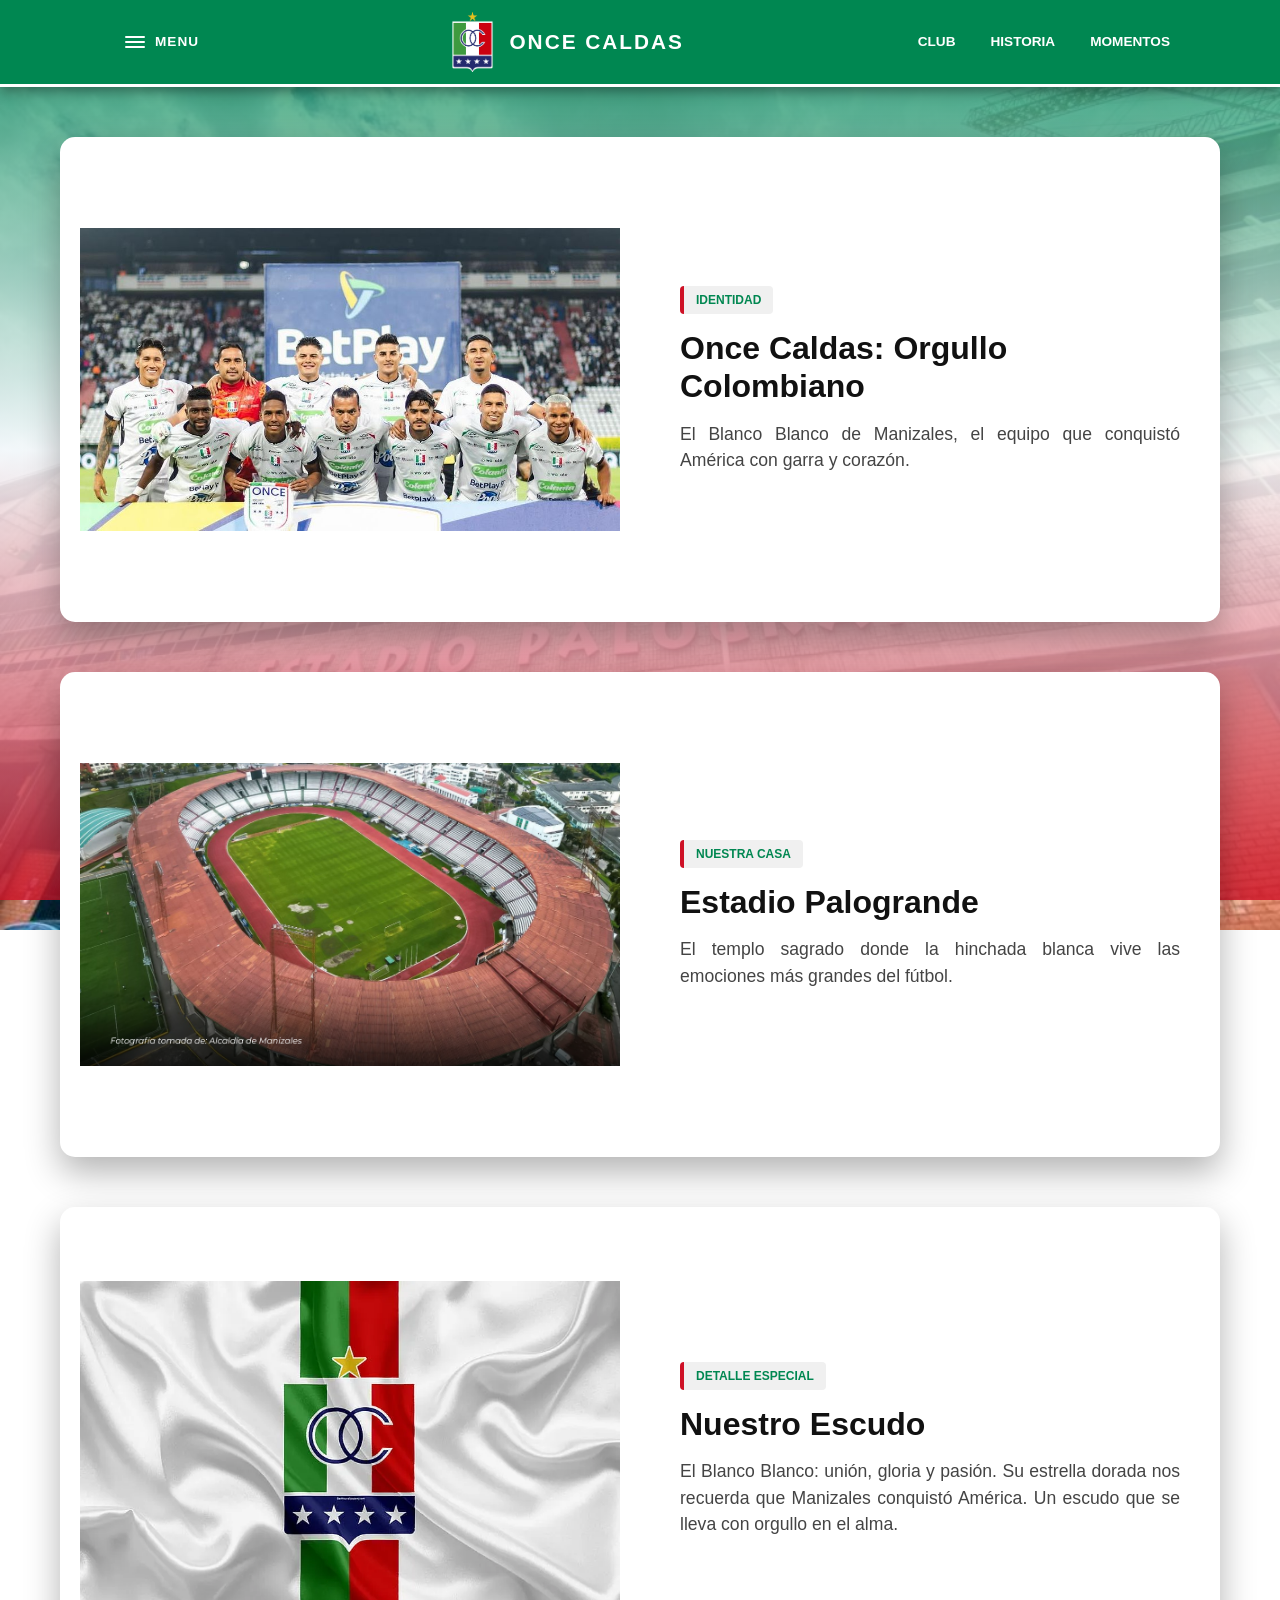
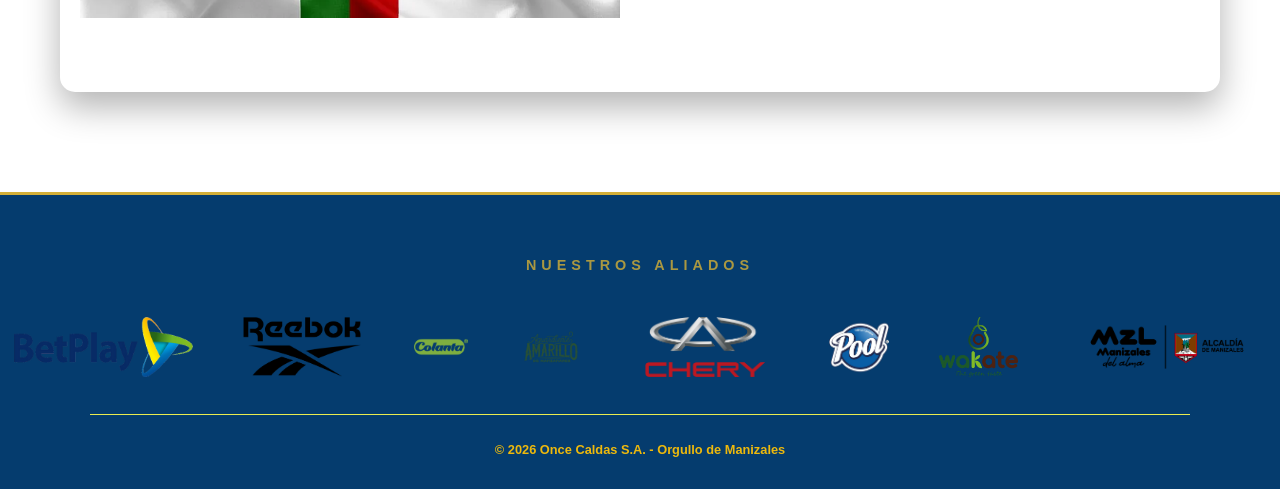
<file: index.html>
<!DOCTYPE html>
<html lang="es">

<head>
    <meta charset="UTF-8">
    <meta name="viewport" content="width=device-width, initial-scale=1.0">
    <title>Once Caldas | Orgullo de Manizales</title>
    <link rel="stylesheet" href="Principal/style-inicio.css">
</head>

<body>

    <header>
        <nav class="navbar">
            <ul class="nav-links-menu-izquierdo">
                <li class="dropdown-menu-principal" id="item-menu-movil" tabindex="0">
                    <div class="menu-nav-verde">
                        <div class="rayas-blancas">
                            <span></span>
                            <span></span>
                            <span></span>
                        </div>
                        <span class="txt-menu">Menu</span>
                    </div>

                    <ul class="dropdown-content-nuevo">
                        <li><a href="Principal/tienda.html">🛒 Tienda Oficial</a></li>
                        <li><a href="Principal/momentos.html">🏆 Momentos de Gloria</a></li>
                        <li><a href="Principal/estadisticas.html">📊 Balance de Rendimiento Histórico</a></li>
                        <li><a href="Principal/plantilla.html">⚽ Plantilla Profesional</a></li>
                    </ul>
                </li>
            </ul>

    <div class="logo">
        <img src="imagenes/imagen-1.png" alt="Escudo Once Caldas" class="img-logo">
        Once Caldas
    </div>

    <ul class="nav-links">
         <li class="dropdown">
            <a href="#">Club</a>
            <ul class="dropdown-content">
                <li><a href="Principal/sede-deportiva.html">Sede Deportiva</a></li>
                <li><a href="Principal/cantera.html">Futbol Formativo</a></li>
                <li><a href="Principal/estadio.html">Estadio Palogrande</a></li>
            </ul>
         </li> <li class="dropdown">
            <a href="#">Historia</a>
            <ul class="dropdown-content">
                <li><a href="Principal/fundacion.html">Fundación 1961</a></li>
                <li><a href="Principal/escudos.html">Escudos</a></li>
                <li><a href="Principal/idolos.html">Grandes Ídolos</a></li>
            </ul>
        </li>

        <li class="dropdown">
            <a href="#Momentos">Momentos</a>
            <ul class="dropdown-content">
                <li><a href="Principal/libertadores.html">Libertadores 2004</a></li>
                <li><a href="Principal/titulos-locales.html">Titulos Locales</a></li>
                <li><a href="Principal/campana.html">La histórica campaña de 1998</a></li>
            </ul>
         </li> </ul>
</nav>
</header>

    <main class="contenedor-principal">

        <article id="inicio" class="tarjeta tarjeta-escudo">
            <div class="imagen-box">
                <img src="imagenes/equipo-actual.png" alt="Equipo Actual Once Caldas">
            </div>
            <div class="texto-box">
                <span class="tag">Identidad</span>
                <h2>Once Caldas: Orgullo Colombiano</h2>
                <p>El Blanco Blanco de Manizales, el equipo que conquistó América con garra y corazón.</p>
            </div>
        </article>

        <article id="historia" class="tarjeta">
            <div class="imagen-box">
                <img src="imagenes/imagen-4.png" alt="Estadio Palogrande">
            </div>
            <div class="texto-box">
                <span class="tag">Nuestra Casa</span>
                <h2>Estadio Palogrande</h2>
                <p>El templo sagrado donde la hinchada blanca vive las emociones más grandes del fútbol.</p>
            </div>
        </article>

        <article id="galeria" class="tarjeta">
            <div class="imagen-box">
                <img src="imagenes/imagen-3.png" alt="Bandera Once Caldas">
            </div>
            <div class="texto-box">
                <span class="tag">Detalle Especial</span>
                <h2>Nuestro Escudo</h2>
                <p>El Blanco Blanco: unión, gloria y pasión. Su estrella dorada nos recuerda que Manizales conquistó América. Un escudo que se lleva con orgullo en el alma.</p>
            </div>
        </article>

    </main>

    <footer class="footer-patrocinadores">
    <div class="contenedor-logos">
        <p class="texto-aliados">NUESTROS ALIADOS</p>
        <div class="grilla-logos">
            <div class="logo-item"><img src="imagenes/betplay.png" alt="Patrocinador 1"></div>
            <div class="logo-item"><img src="imagenes/reebok.png" alt="Patrocinador 2"></div>
            <div class="logo-item"><img src="imagenes/colanta.png" alt="Patrocinador 3"></div>
            <div class="logo-item"><img src="imagenes/aguardiente.png" alt="Patrocinador 4"></div>
            <div class="logo-item"><img src="imagenes/chery.png" alt="Patrocinador 5"></div>
            <div class="logo-item"><img src="imagenes/pool.png" alt="Patrocinador 6"></div>
            <div class="logo-item"><img src="imagenes/wakate.png" alt="Patrocinador 7"></div>
            <div class="logo-item"><img src="imagenes/manizales.png" alt="Patrocinador 8"></div>
        </div>
        <p class="copyright">&copy; 2026 Once Caldas S.A. - Orgullo de Manizales</p>
    </div>
</footer>



</body>

</html>
</file>
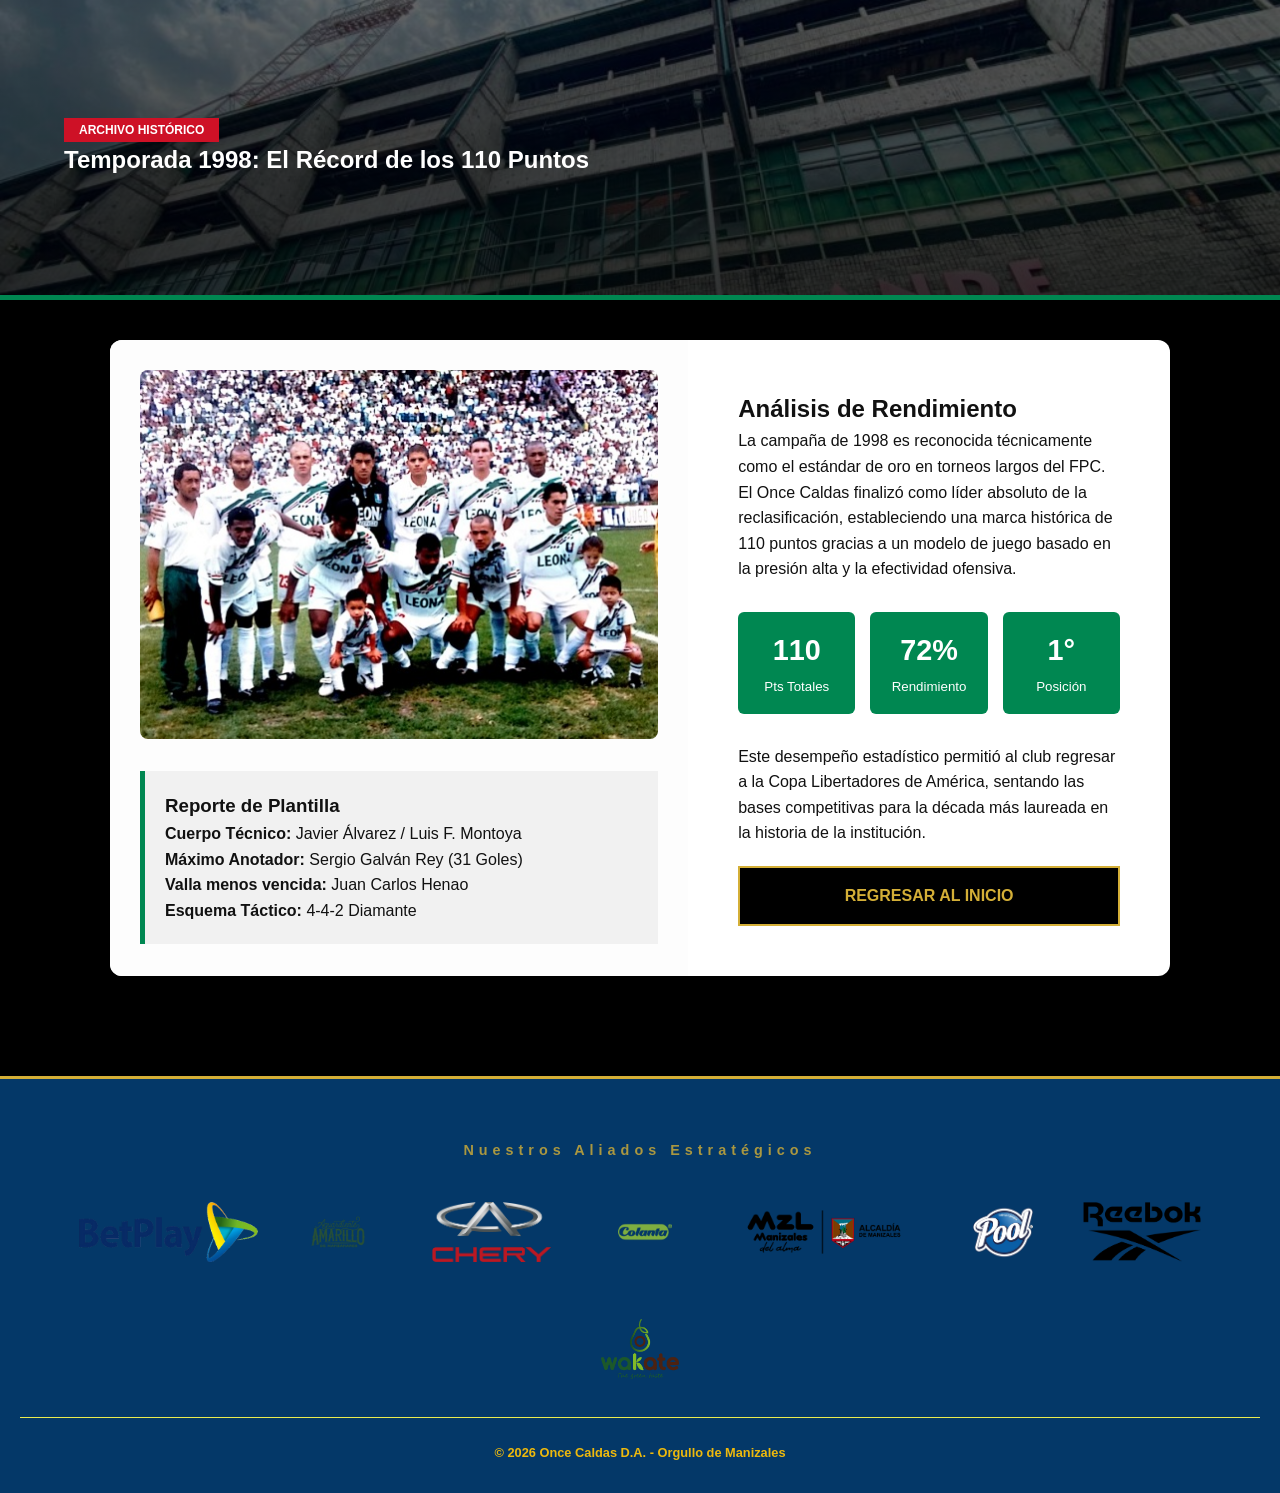
<file: Principal/campana.html>
<!DOCTYPE html>
<html lang="es">
<head>
    <meta charset="UTF-8">
    <meta name="viewport" content="width=device-width, initial-scale=1.0">
    <title>1998: Récord Histórico | Once Caldas Oficial</title>

    <style>
        :root {
    --verde-once: #008751;
    --blanco: #ffffff;
    --negro-suave: #2d3436;
    --rojo-once: #ce1126;
    --dorado-copa: #D4AF37;
}

* {
    margin: 0;
    padding: 0;
    box-sizing: border-box;
    font-family: 'Segoe UI', Roboto, Arial, sans-serif;
}

body {
    background-color: #000000; 
    color: var(--blanco);
    line-height: 1.6;
}


header {
    background-color: var(--verde-once);
    padding: 12px 0;
    position: sticky;
    top: 0;
    z-index: 1000;
    box-shadow: 0 4px 12px rgba(0,0,0,0.4);
    border-bottom: 3px solid var(--blanco);
}

.navbar {
    max-width: 1000px;
    margin: auto;
    display: flex;
    justify-content: space-between;
    align-items: center;
    padding: 0 20px;
}

.logo {
    display: flex;
    align-items: center;
    gap: 12px;
    color: white;
    font-weight: 800;
    font-size: 1.3rem;
    letter-spacing: 2px;
    text-transform: uppercase;
}

.img-logo {
    height: 45px;
    width: auto;
    object-fit: contain;
}

.navbar ul {
    list-style: none;
    display: flex;
}

.navbar ul li a {
    color: white;
    text-decoration: none;
    margin-left: 20px;
    font-size: 0.85rem;
    font-weight: 600;
    text-transform: uppercase;
}

.navbar ul li a:hover {
    color: var(--rojo-once);
    transition: 0.3s;
}

.dropdown {
    position: relative;
    padding-bottom: 20px; 
    margin-bottom: -20px;
}

.dropdown-content {
    display: none !important;
    position: absolute;
    background-color: #111;
    min-width: 250px;
    top: 100%;
    right: 0;
    z-index: 9999;
    flex-direction: column !important;
    padding: 5px 0;
    border-bottom: 4px solid var(--rojo-once);
    box-shadow: 0px 10px 20px rgba(0,0,0,0.5);
}

.dropdown:hover .dropdown-content {
    display: flex !important;
}

.dropdown-content li {
    width: 100%;
    display: block ;
}

.dropdown-content li a {
    color: white ;
    padding: 18px 25px;
    display: block ;
    text-decoration: none;
    text-transform: uppercase;
    font-size: 0.75rem;
    letter-spacing: 1px;
    border-bottom: 1px solid rgba(255,255,255,0.05);
    transition: all 0.2s ease;
    margin-left: 0 !important; 
}

.dropdown-content li a:hover {
    background-color: #1a1a1a ;
    color: var(--rojo-once) ;
    padding-left: 30px;
}

.banner-oficial {
    height: 300px;
    background: linear-gradient(rgba(0,0,0,0.6), rgba(0,0,0,0.8)), url('../imagenes/imagen-6.png');
    background-size: cover;
    background-position: center;
    display: flex;
    align-items: center;
    padding: 0 5%;
    border-bottom: 5px solid var(--verde-once);
}

.tag-oficial {
    background: var(--rojo-once);
    padding: 5px 15px;
    font-weight: bold;
    font-size: 0.75rem;
    text-transform: uppercase;
}

.contenedor-principal {
    max-width: 1100px;
    margin: 40px auto;
    padding: 0 20px;
}

.tarjeta-oficial {
    background: white;
    color: #111;
    border-radius: 12px;
    overflow: hidden;
    box-shadow: 0 20px 40px rgba(0,0,0,0.5);
}

.grid-tecnico {
    display: grid;
    grid-template-columns: 1.2fr 1fr;
}

.col-visual { padding: 30px; background: #fdfdfd; }
.foto-plantilla { width: 100%; border-radius: 8px; }

.ficha-datos {
    margin-top: 25px;
    padding: 20px;
    background: #f1f1f1;
    border-left: 5px solid var(--verde-once);
}

.col-info { padding: 50px; display: flex; flex-direction: column; justify-content: center; }

.indicadores-grid {
    display: grid;
    grid-template-columns: repeat(3, 1fr);
    gap: 15px;
    margin: 30px 0;
}

.indicador {
    background: var(--verde-once);
    color: white;
    padding: 15px;
    text-align: center;
    border-radius: 6px;
}

.indicador .cifra { display: block; font-size: 1.8rem; font-weight: 900; }

.boton-volver {
    display: inline-block;
    padding: 15px 30px;
    background: #000;
    color: var(--dorado-copa) !important;
    border: 2px solid var(--dorado-copa);
    text-align: center;
    text-decoration: none;
    font-weight: bold;
    text-transform: uppercase;
    transition: 0.4s;
    margin-top: 20px;
}

.boton-volver:hover{
background: var(--dorado-copa); 
    color: black !important; 
}

 .footer-patrocinadores {
    background-color: rgba(5, 60, 110, 0.95);
    padding: 60px 20px 30px;
    border-top: 3px solid var(--dorado-copa);
    margin-top: 100px;
}

.contenedor-logos {
    max-width: 1100px;
    margin: 0 auto;
    text-align: center;
}

.texto-aliados {
    color: var(--dorado-copa);
    letter-spacing: 5px;
    font-weight: bold;
    font-size: 0.9rem;
    margin-bottom: 40px;
    opacity: 0.8;
    text-align: center;
}

.grilla-logos {
    display: flex;
    flex-wrap: wrap;
    justify-content: center;
    align-items: center;
    gap: 50px;
}

.logo-item img {
    height: 60px;
    width: auto;
    filter: none;
    opacity: 1;
    transition: all 0.4s ease;
}

.logo-item img:hover {
    transform: scale(1.1);
    filter: drop-shadow(0 0 8px rgba(255, 255, 255, 0.4));
}

.copyright {
    color: #eeb90c;
    font-size: 0.8rem;
    border-top: 1px solid #eaec4f;
    padding-top: 25px;
    margin-top: 30px;
    text-align: center;
    font-weight: bold;
}

@media (max-width: 640px) {
    body {
        overflow-x: hidden;
    }

    header {
        padding: 8px 0;
    }

    .navbar {
        width: 100%;
        padding: 0 10px;
        flex-direction: column !important;
        gap: 12px;
        box-sizing: border-box;
    }

    .logo {
        font-size: 1.1rem !important;
        gap: 8px !important;
        margin: 5px 0;
    }

    .img-logo {
        height: 45px !important;
    }

    .navbar ul {
        display: flex !important;
        flex-direction: row !important;
        justify-content: center !important;
        gap: 0 !important;
        width: 100% !important;
        padding: 0 !important;
    }

    .navbar ul li a {
        margin-left: 0 !important;
        padding: 8px 10px !important;
        font-size: 0.8rem !important;
    }

    .dropdown-content {
        position: fixed !important;
        top: auto !important;
        left: 5% !important;
        right: 5% !important;
        width: 90% !important;
        box-shadow: 0px 10px 25px rgba(0,0,0,0.6) !important;
    }

    
    .banner-oficial {
        height: 200px !important;
        padding: 0 20px !important;
        background-position: center !important;
    }

    .banner-oficial h1 {
        font-size: 1.8rem !important;
    }

    .contenedor-principal {
        margin: 20px auto !important;
        padding: 0 12px !important;
    }

    
    .grid-tecnico {
        display: flex !important;
        flex-direction: column !important;
    }

    .col-visual {
        padding: 15px !important;
    }

    .foto-plantilla {
        width: 100% !important;
        height: auto !important;
    }

    .ficha-datos {
        margin-top: 15px !important;
        padding: 15px !important;
    }

    .col-info {
        padding: 25px 20px !important;
    }


    .indicadores-grid {
        grid-template-columns: 1fr !important;
        gap: 12px !important;
        margin: 20px 0 !important;
    }

    .indicador {
        padding: 12px !important;
    }

    .indicador .cifra {
        font-size: 1.6rem !important;
    }

    .boton-volver {
        width: 100% !important;
        padding: 12px 20px !important;
        font-size: 0.9rem !important;
    }


    .footer-patrocinadores {
        padding: 40px 15px 20px !important;
        margin-top: 60px !important;
    }

    .texto-aliados {
        font-size: 0.8rem !important;
        letter-spacing: 3px !important;
        margin-bottom: 25px !important;
    }

    .grilla-logos {
        display: grid !important;
        grid-template-columns: repeat(2, 1fr) !important;
        gap: 30px !important;
        justify-items: center !important;
        align-items: center !important;
        width: 100% !important;
        padding: 0 10px !important;
        box-sizing: border-box !important;
    }

    .logo-item {
        display: flex !important;
        justify-content: center !important;
        align-items: center !important;
        width: 100% !important;
        height: 50px !important;
    }

    .logo-item img {
        max-width: 100% !important;
        height: auto !important;
        max-height: 45px !important;
        object-fit: contain !important;
    }

    .logo-item img:hover {
        transform: none !important;
    }

    .copyright {
        margin-top: 30px !important;
        padding-top: 20px !important;
        font-size: 0.75rem !important;
    }
}




    </style>
</head>
<body>


    <section class="banner-oficial">
        <div class="banner-info">
            <span class="tag-oficial">Archivo Histórico</span>
            <h1>Temporada 1998: El Récord de los 110 Puntos</h1>
        </div>
    </section>

    <main class="contenedor-principal">
        <div class="tarjeta-oficial">
            <div class="grid-tecnico">
                <div class="col-visual">
                    <img src="../imagenes/campana.png" alt="Plantilla Once Caldas 1998" class="foto-plantilla">
                    <div class="ficha-datos">
                        <h3>Reporte de Plantilla</h3>
                        <p><strong>Cuerpo Técnico:</strong> Javier Álvarez / Luis F. Montoya</p>
                        <p><strong>Máximo Anotador:</strong> Sergio Galván Rey (31 Goles)</p>
                        <p><strong>Valla menos vencida:</strong> Juan Carlos Henao</p>
                        <p><strong>Esquema Táctico:</strong> 4-4-2 Diamante</p>
                    </div>
                </div>

                <div class="col-info">
                    <h2>Análisis de Rendimiento</h2>
                    <p>La campaña de 1998 es reconocida técnicamente como el estándar de oro en torneos largos del FPC. El Once Caldas finalizó como líder absoluto de la reclasificación, estableciendo una marca histórica de 110 puntos gracias a un modelo de juego basado en la presión alta y la efectividad ofensiva.</p>
                    
                    <div class="indicadores-grid">
                        <div class="indicador">
                            <span class="cifra">110</span>
                            <small>Pts Totales</small>
                        </div>
                        <div class="indicador">
                            <span class="cifra">72%</span>
                            <small>Rendimiento</small>
                        </div>
                        <div class="indicador">
                            <span class="cifra">1°</span>
                            <small>Posición</small>
                        </div>
                    </div>

                    <p>Este desempeño estadístico permitió al club regresar a la Copa Libertadores de América, sentando las bases competitivas para la década más laureada en la historia de la institución.</p>
                    
                    <a href="../index.html" class="boton-volver">Regresar al Inicio</a>
                </div>
            </div>
        </div>
    </main>

    <footer class="footer-patrocinadores">
        <p class="texto-aliados">Nuestros Aliados Estratégicos</p>
        <div class="grilla-logos">
            <div class="logo-item"><img src="../imagenes/betplay.png" alt="Sponsor"></div>
            <div class="logo-item"><img src="../imagenes/aguardiente.png" alt="Sponsor"></div>
            <div class="logo-item"><img src="../imagenes/chery.png" alt="Sponsor"></div>
            <div class="logo-item"><img src="../imagenes/colanta.png" alt="Sponsor"></div>
            <div class="logo-item"><img src="../imagenes/manizales.png" alt="Sponsor"></div>
            <div class="logo-item"><img src="../imagenes/pool.png" alt="Sponsor"></div>
            <div class="logo-item"><img src="../imagenes/reebok.png" alt="Sponsor"></div>
            <div class="logo-item"><img src="../imagenes/wakate.png" alt="Sponsor"></div>
        </div>
        <p class="copyright">© 2026 Once Caldas D.A. - Orgullo de Manizales</p>
    </footer>
</body>
</html>
</file>
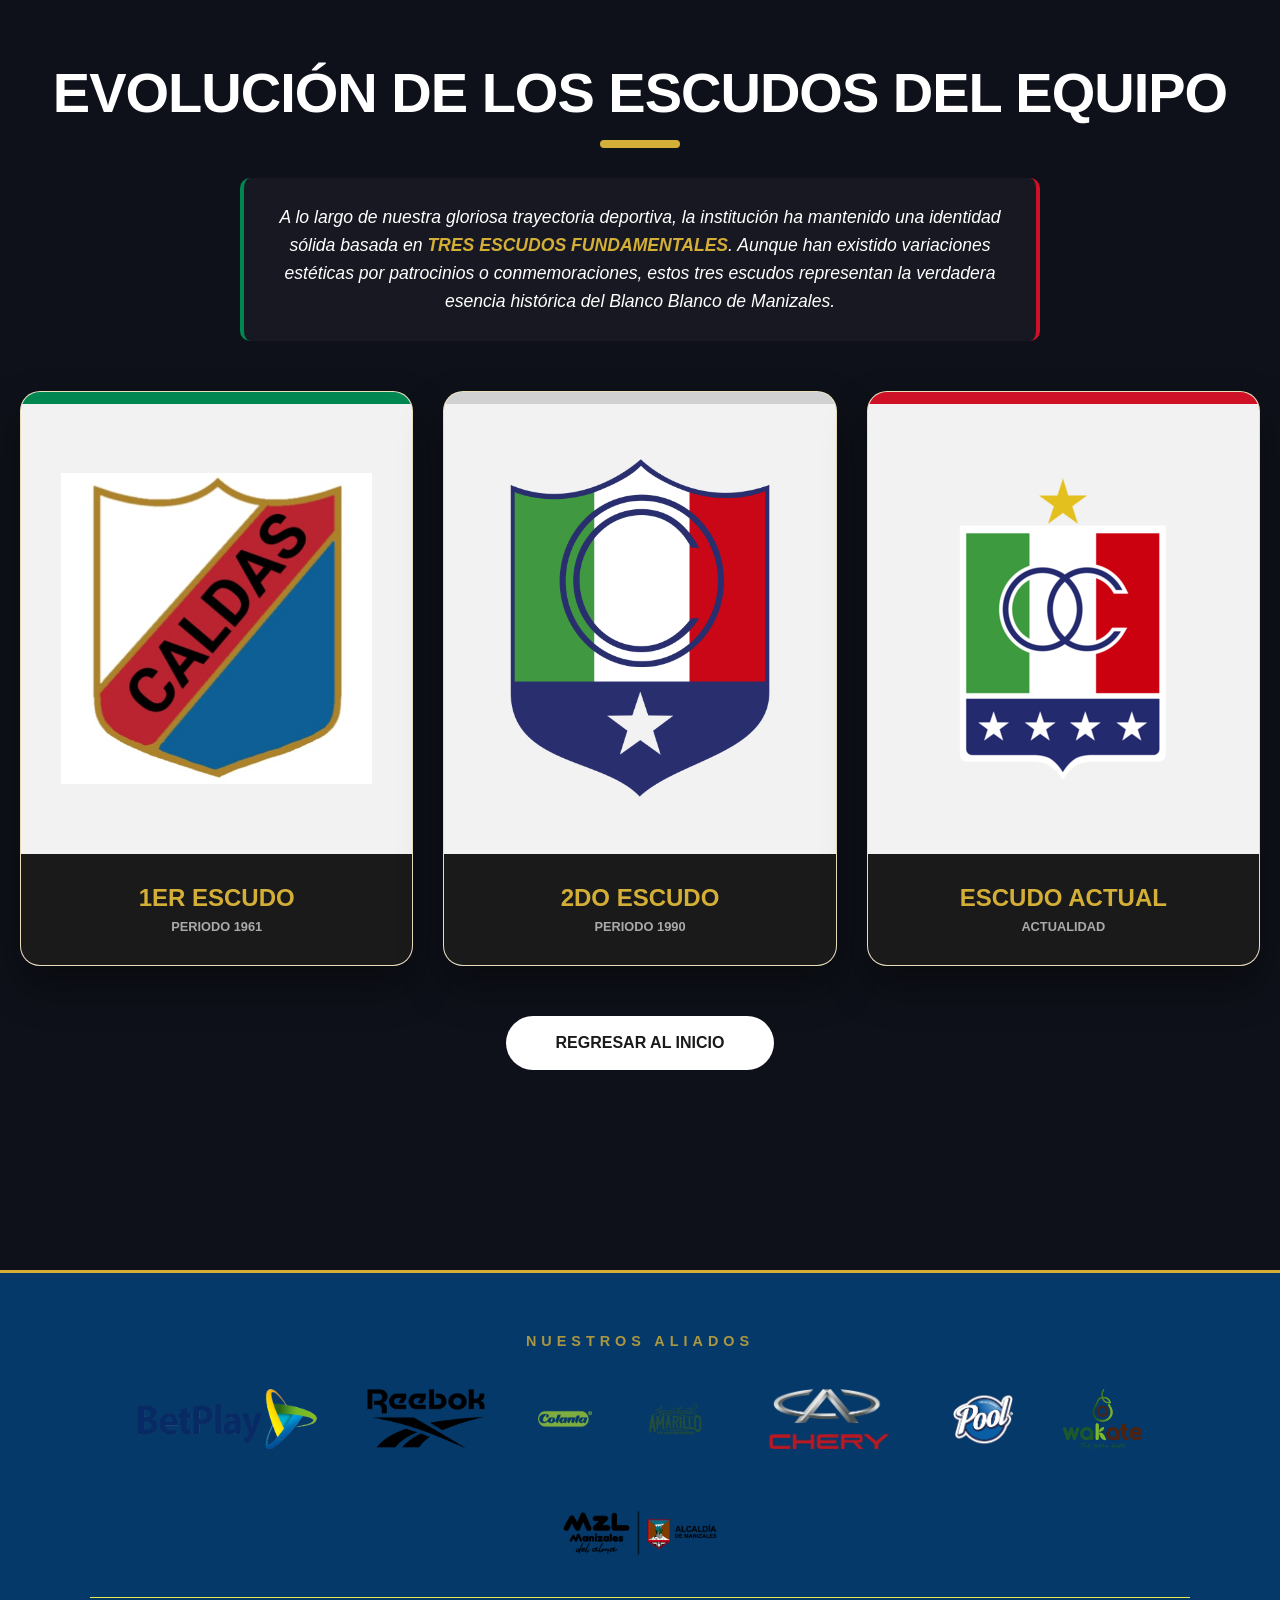
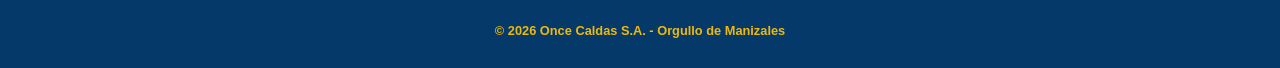
<file: Principal/escudos.html>
<!DOCTYPE html>
<html lang="es">
<head>
    <meta charset="UTF-8">
    <meta name="viewport" content="width=device-width, initial-scale=1.0">
    <title>Símbolos Institucionales | Once Caldas D.A.</title>
    
    <style>
        :root {
            --verde-once: #008751;
            --rojo-once: #ce1126;
            --dorado-copa: #D4AF37;
            --negro-profundo: #0f111a;
            --negro-tarjeta: #1a1a1a;
        }

        * {
            margin: 0;
            padding: 0;
            box-sizing: border-box;
            font-family: 'Montserrat', sans-serif;
        }

        body {
            background: var(--negro-profundo);
            min-height: 100vh;
            display: flex;
            flex-direction: column;
        }

        .contenedor-principal {
            flex: 1;
            width: 100%;
            max-width: 1400px;
            margin: 0 auto;
            padding: 60px 20px;
            text-align: center;
        }

        .encabezado {
            margin-bottom: 30px;
        }

        .encabezado h1 {
            font-size: 3.5rem;
            font-weight: 900;
            color: #ffffff;
            text-transform: uppercase;
            letter-spacing: -1px;
        }

        .linea-decorativa {
            width: 80px;
            height: 8px;
            background: var(--dorado-copa);
            margin: 15px auto;
            border-radius: 4px;
        }

        .nota-historica {
            max-width: 800px;
            margin: 0 auto 50px;
            padding: 25px;
            border-left: 4px solid var(--verde-once);
            border-right: 4px solid var(--rojo-once);
            background: rgba(255, 255, 255, 0.03);
            border-radius: 10px;
        }

        .nota-historica p {
            color: #ffffff;
            font-size: 1.1rem;
            line-height: 1.6;
            font-weight: 500;
            font-style: italic;
        }

        .nota-historica strong {
            color: var(--dorado-copa);
            font-weight: 800;
            text-transform: uppercase;
        }

        .grilla-escudos {
            display: grid;
            grid-template-columns: repeat(auto-fit, minmax(320px, 1fr));
            gap: 30px;
            margin-bottom: 50px;
        }

        .tarjeta-pro {
            background: rgba(255, 255, 255, 0.95);
            border-radius: 20px;
            overflow: hidden;
            box-shadow: 0 20px 40px rgba(0,0,0,0.4);
            border: 1px solid rgba(212, 175, 55, 0.3);
            transition: 0.4s;
        }

        .tarjeta-pro:hover {
            transform: translateY(-10px);
        }

        .capa-color { height: 12px; width: 100%; }
        .v { background: var(--verde-once); }
        .b { background: #d1d1d1; }
        .r { background: var(--rojo-once); }

        .foto-escudo {
            height: 450px;
            display: flex;
            align-items: center;
            justify-content: center;
            padding: 40px;
        }

        .foto-escudo img {
            max-width: 100%;
            max-height: 100%;
            object-fit: contain;
        }

        .pie-tarjeta {
            padding: 30px;
            background: var(--negro-tarjeta);
            color: white;
        }

        .pie-tarjeta h2 {
            font-size: 1.5rem;
            font-weight: 800;
            color: var(--dorado-copa);
            margin-bottom: 5px;
        }

        .periodo {
            font-size: 0.8rem;
            color: #aaaaaa;
            font-weight: 700;
            text-transform: uppercase;
        }

        .contenedor-boton { margin: 40px 0; }
        .boton-pro {
            display: inline-block;
            padding: 18px 50px;
            background: #ffffff;
            color: #1a1a1a;
            text-decoration: none;
            font-weight: 900;
            border-radius: 50px;
            transition: 0.3s;
        }
        .boton-pro:hover { background: var(--dorado-copa); transform: scale(1.05); }

         .footer-patrocinadores {
    background-color: rgba(5, 60, 110, 0.95);
    padding: 60px 20px 30px;
    border-top: 3px solid var(--dorado-copa);
    margin-top: 100px;
}

.contenedor-logos {
    max-width: 1100px;
    margin: 0 auto;
    text-align: center;
}

.texto-aliados {
    color: var(--dorado-copa);
    letter-spacing: 5px;
    font-weight: bold;
    font-size: 0.9rem;
    margin-bottom: 40px;
    opacity: 0.8;
    text-align: center;
}

.grilla-logos {
    display: flex;
    flex-wrap: wrap;
    justify-content: center;
    align-items: center;
    gap: 50px;
}

.logo-item img {
    height: 60px;
    width: auto;
    filter: none;
    opacity: 1;
    transition: all 0.4s ease;
}

.logo-item img:hover {
    transform: scale(1.1);
    filter: drop-shadow(0 0 8px rgba(255, 255, 255, 0.4));
}

.copyright {
    color: #eeb90c;
    font-size: 0.8rem;
    border-top: 1px solid #eaec4f;
    padding-top: 25px;
    margin-top: 30px;
    text-align: center;
    font-weight: bold;
}

@media (max-width: 640px) {
    body {
        overflow-x: hidden;
    }

    .contenedor-principal {
        padding: 30px 12px !important;
    }

    .encabezado h1 {
        font-size: 2.2rem !important;
        letter-spacing: 0px !important;
    }

    .nota-historica {
        padding: 15px !important;
        margin-bottom: 35px !important;
    }

    .nota-historica p {
        font-size: 0.95rem !important;
    }

    
    .grilla-escudos {
        display: flex !important;
        flex-direction: column !important;
        align-items: center !important;
        gap: 25px !important;
        margin-bottom: 40px !important;
    }

    .tarjeta-pro {
        width: 100% !important;
        max-width: 360px !important;
        border-radius: 15px !important;
    }

    .tarjeta-pro:hover {
        transform: none !important;
    }

   
    .foto-escudo {
        height: 260px !important;
        padding: 25px !important;
    }

    .pie-tarjeta {
        padding: 20px !important;
    }

    .pie-tarjeta h2 {
        font-size: 1.3rem !important;
    }

    .boton-pro {
        width: 100% !important;
        max-width: 280px;
        padding: 15px 30px !important;
        font-size: 0.9rem !important;
    }

    
    .footer-patrocinadores {
        padding: 40px 15px 20px !important;
        margin-top: 60px !important;
    }

    .texto-aliados {
        font-size: 0.8rem !important;
        letter-spacing: 3px !important;
        margin-bottom: 25px !important;
    }

    .grilla-logos {
        display: grid !important;
        grid-template-columns: repeat(2, 1fr) !important;
        gap: 30px !important;
        justify-items: center !important;
        align-items: center !important;
        width: 100% !important;
        padding: 0 10px !important;
        box-sizing: border-box !important;
    }

    .logo-item {
        display: flex !important;
        justify-content: center !important;
        align-items: center !important;
        width: 100% !important;
        height: 50px !important;
    }

    .logo-item img {
        max-width: 100% !important;
        height: auto !important;
        max-height: 45px !important;
        object-fit: contain !important;
    }

    .logo-item img:hover {
        transform: none !important;
    }

    .copyright {
        margin-top: 30px !important;
        padding-top: 20px !important;
        font-size: 0.75rem !important;
    }
}



    </style>
</head>
<body>

    <main class="contenedor-principal">
        <div class="encabezado">
            <h1>Evolución de los escudos del equipo</h1>
            <div class="linea-decorativa"></div>
        </div>

        <div class="nota-historica">
            <p>
                A lo largo de nuestra gloriosa trayectoria deportiva, la institución ha mantenido una identidad sólida basada en 
                <strong>tres escudos fundamentales</strong>. Aunque han existido variaciones estéticas por patrocinios o 
                conmemoraciones, estos tres escudos representan la verdadera esencia histórica del Blanco Blanco de Manizales.
            </p>
        </div>

        <div class="grilla-escudos">
            <div class="tarjeta-pro">
                <div class="capa-color v"></div>
                <div class="foto-escudo"><img src="../imagenes/imagen-8.png" alt="1961"></div>
                <div class="pie-tarjeta">
                    <h2>1ER ESCUDO</h2>
                    <span class="periodo">Periodo 1961</span>
                </div>
            </div>

            <div class="tarjeta-pro">
                <div class="capa-color b"></div>
                <div class="foto-escudo"><img src="../imagenes/escudo1.png" alt="1990"></div>
                <div class="pie-tarjeta">
                    <h2>2DO ESCUDO</h2>
                    <span class="periodo">Periodo 1990</span>
                </div>
            </div>

            <div class="tarjeta-pro">
                <div class="capa-color r"></div>
                <div class="foto-escudo"><img src="../imagenes/imagen-1.png" alt="Actual"></div>
                <div class="pie-tarjeta">
                    <h2>ESCUDO ACTUAL</h2>
                    <span class="periodo">Actualidad</span>
                </div>
            </div>
        </div>

        <div class="contenedor-boton">
            <a href="../index.html" class="boton-pro">REGRESAR AL INICIO</a>
        </div>
    </main>

    <footer class="footer-patrocinadores">
        <div class="contenedor-logos">
            <p class="texto-aliados">NUESTROS ALIADOS</p>
            <div class="grilla-logos">
                <div class="logo-item"><img src="../imagenes/betplay.png" alt="Patrocinador 1"></div>
                <div class="logo-item"><img src="../imagenes/reebok.png" alt="Patrocinador 2"></div>
                <div class="logo-item"><img src="../imagenes/colanta.png" alt="Patrocinador 3"></div>
                <div class="logo-item"><img src="../imagenes/aguardiente.png" alt="Patrocinador 4"></div>
                <div class="logo-item"><img src="../imagenes/chery.png" alt="Patrocinador 5"></div>
                <div class="logo-item"><img src="../imagenes/pool.png" alt="Patrocinador 6"></div>
                <div class="logo-item"><img src="../imagenes/wakate.png" alt="Patrocinador 7"></div>
                <div class="logo-item"><img src="../imagenes/manizales.png" alt="Patrocinador 8"></div>
            </div>
            <p class="copyright">&copy; 2026 Once Caldas S.A. - Orgullo de Manizales</p>
        </div>
    </footer>
</body>
</html>
</file>
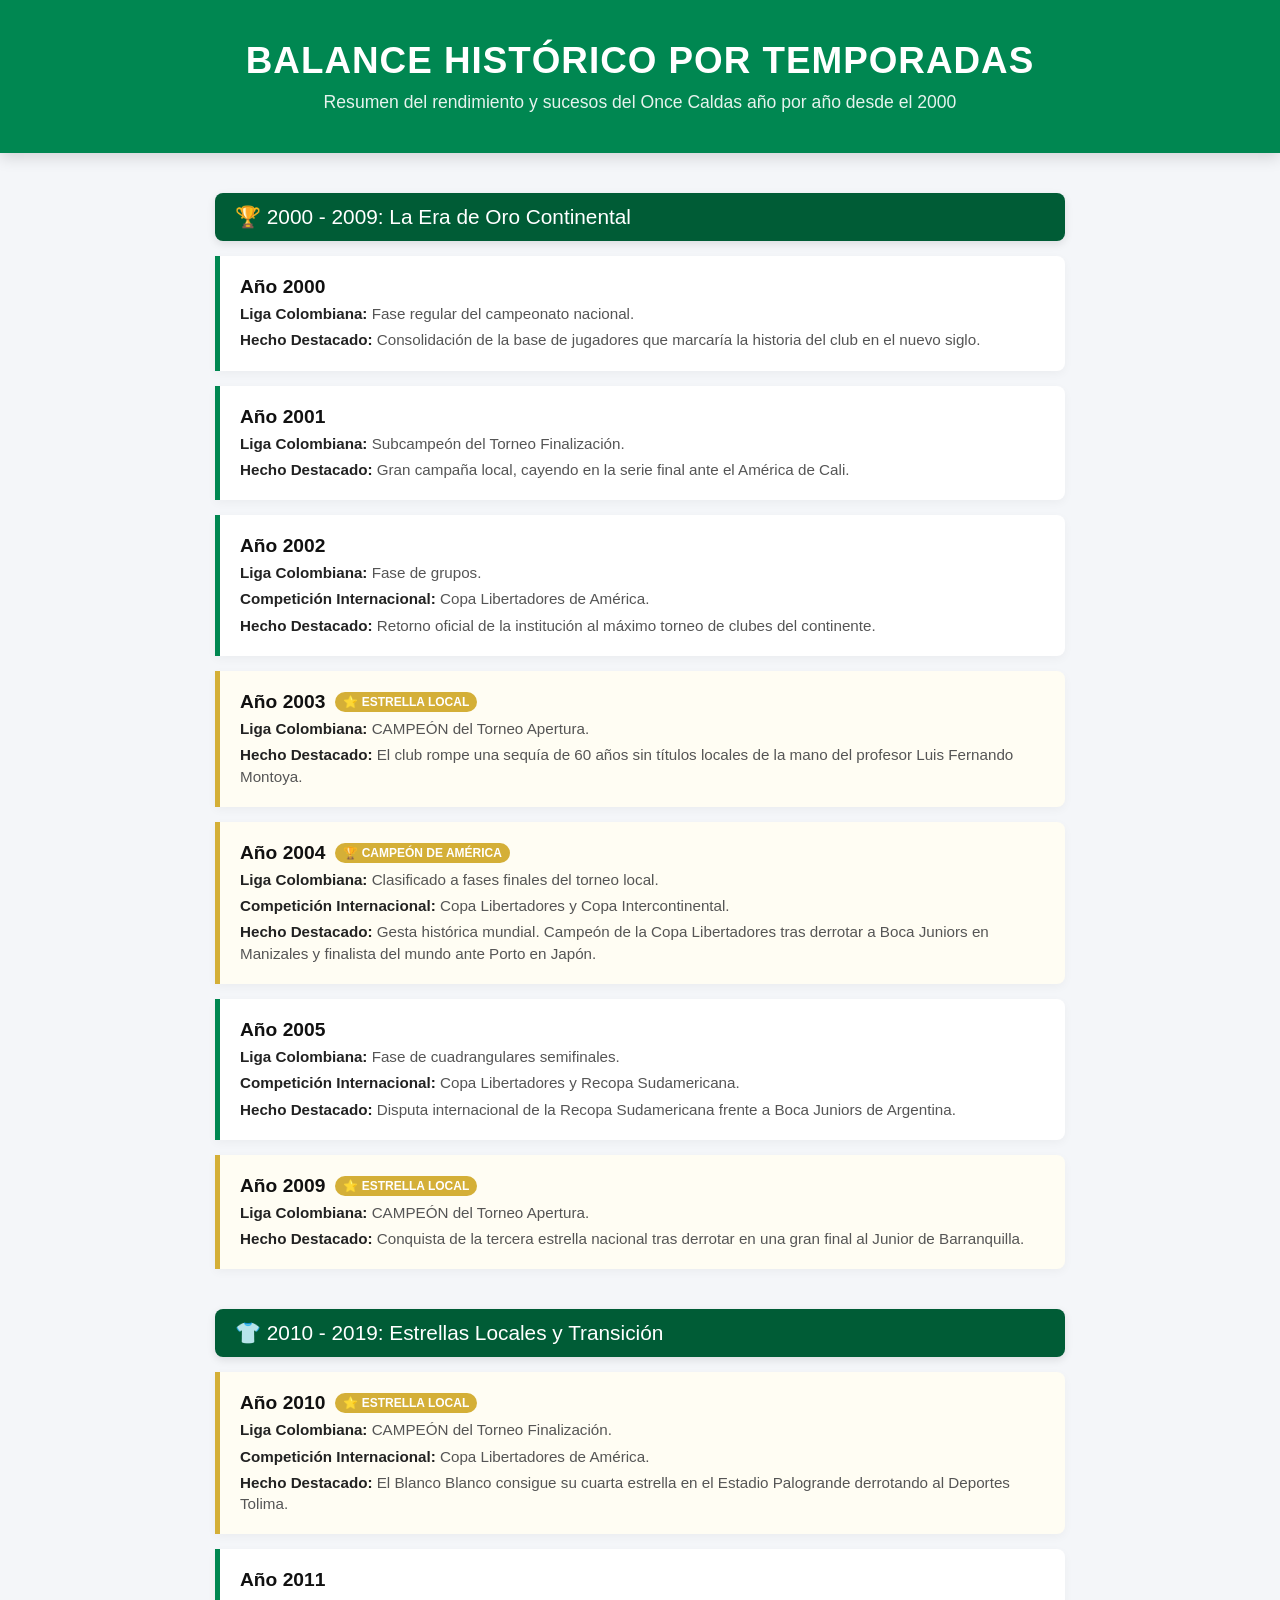
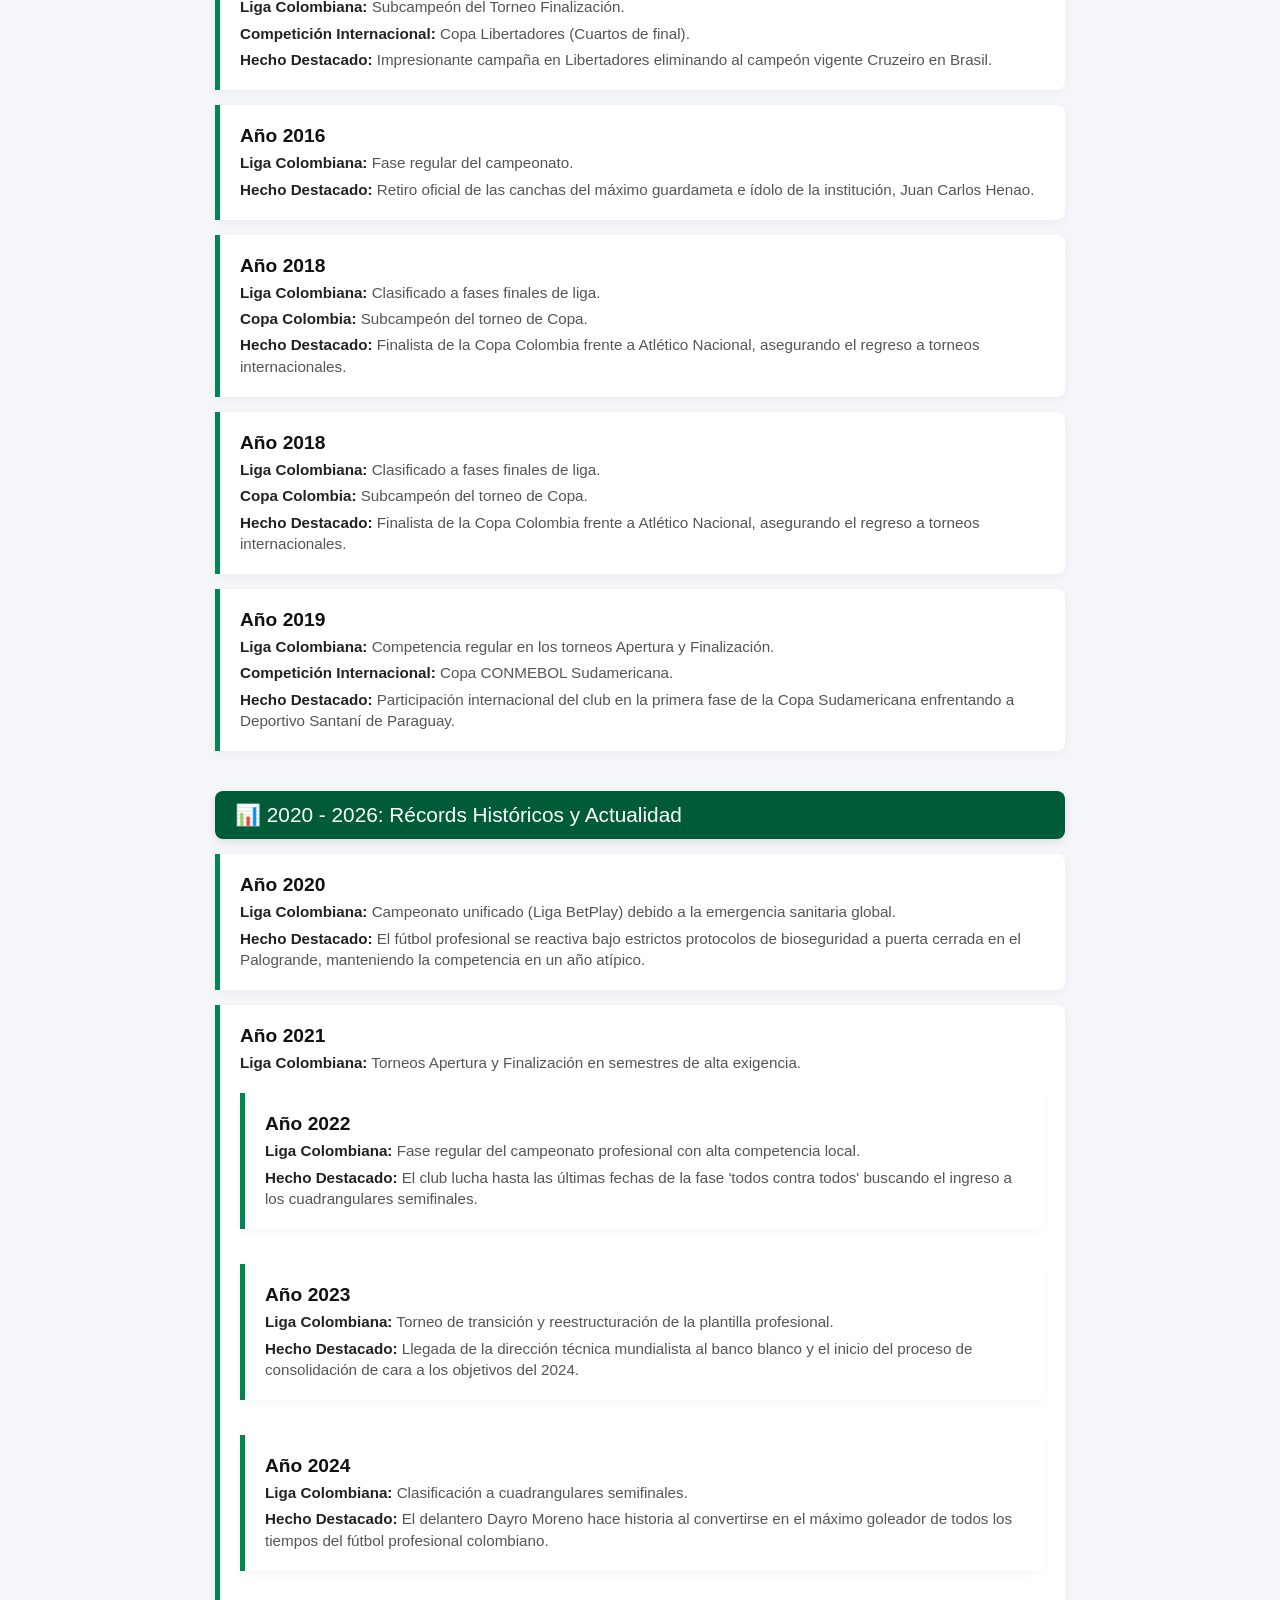
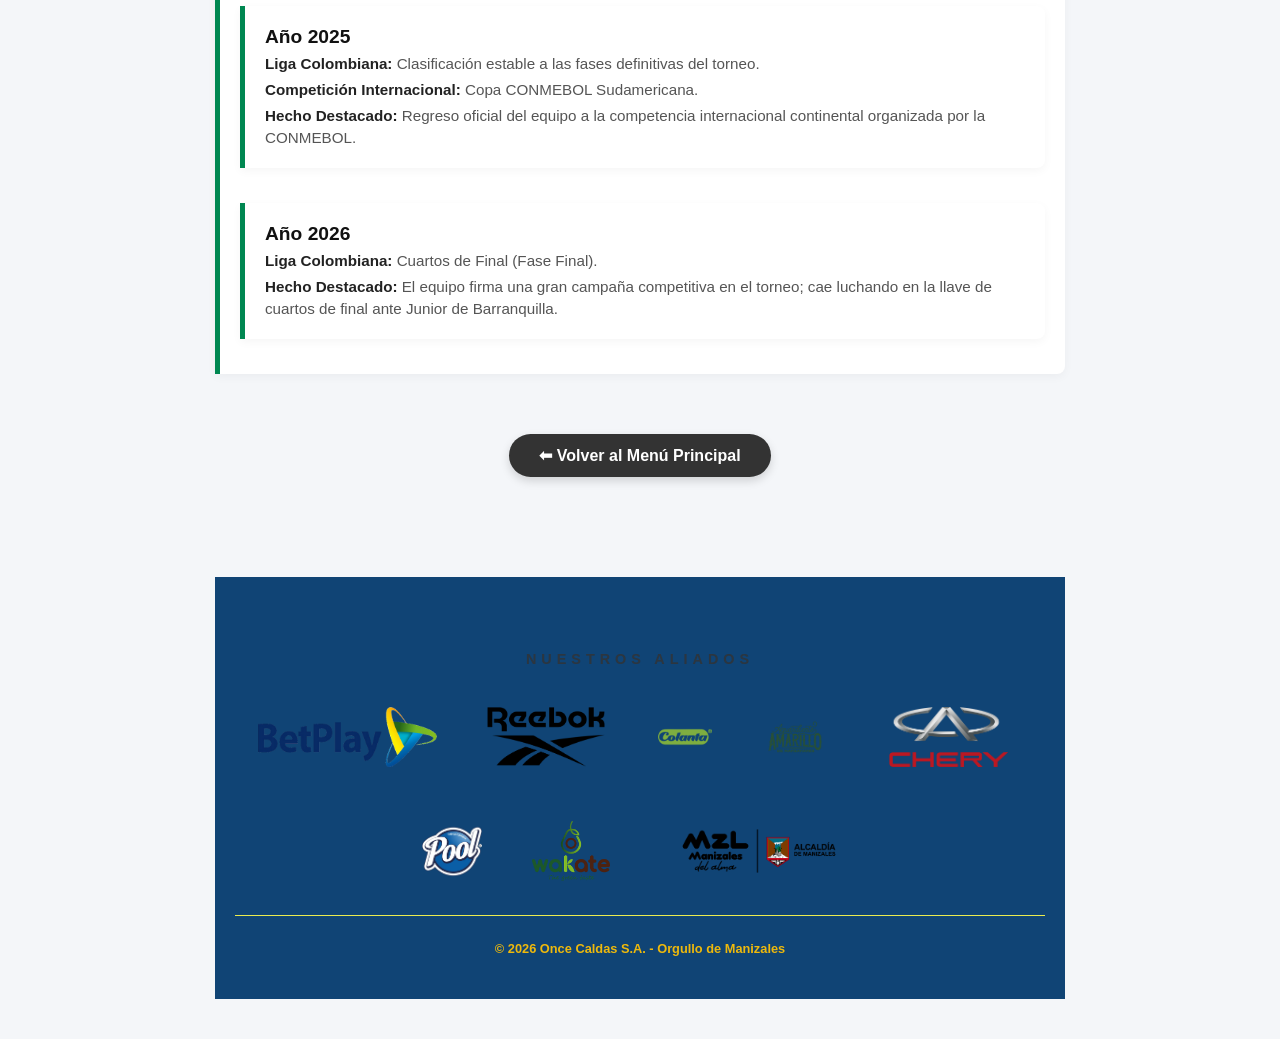
<file: Principal/estadisticas.html>
<!DOCTYPE html>
<html lang="es">
<head>
    <meta charset="UTF-8">
    <meta name="viewport" content="width=device-width, initial-scale=1.0">
    <title>Balance Histórico - Once Caldas</title>
    
    <style>
        
        body {
            font-family: 'Segoe UI', Tahoma, Geneva, Verdana, sans-serif;
            background-color: #f4f6f9;
            margin: 0;
            padding: 0;
            color: #333;
        }

        
        .banner-estadisticas {
            background-color: #008751;
            color: white;
            text-align: center;
            padding: 40px 20px;
            box-shadow: 0 4px 15px rgba(0,0,0,0.15);
        }

        .banner-estadisticas h1 {
            margin: 0;
            font-size: 2.3rem;
            letter-spacing: 1px;
        }

        .banner-estadisticas p {
            margin: 10px 0 0 0;
            font-size: 1.1rem;
            opacity: 0.9;
        }

        
        .contenedor-cronologia {
            max-width: 850px;
            margin: 40px auto;
            padding: 0 20px;
        }

        
        .titulo-epoca {
            background-color: #005c36;
            color: white;
            padding: 12px 20px;
            border-radius: 8px;
            font-size: 1.3rem;
            margin-top: 40px;
            box-shadow: 0 3px 8px rgba(0,0,0,0.1);
        }

        
        .tarjeta-año {
            background-color: white;
            border-left: 5px solid #008751;
            border-radius: 0 8px 8px 0;
            margin: 15px 0;
            padding: 20px;
            box-shadow: 0 3px 10px rgba(0,0,0,0.04);
            display: flex;
            flex-direction: column;
            gap: 5px;
        }

        
        .tarjeta-año.campeon {
            border-left: 5px solid #d4af37; 
            background-color: #fffdf3; 
        }

        
        .ano-titulo {
            font-size: 1.2rem;
            font-weight: bold;
            color: #111;
            display: flex;
            align-items: center;
            gap: 10px;
        }

        .campeon-badge {
            background-color: #d4af37;
            color: white;
            font-size: 0.75rem;
            padding: 3px 8px;
            border-radius: 12px;
            font-weight: bold;
        }

        .info-item {
            font-size: 0.95rem;
            line-height: 1.4;
            color: #555;
        }

        .info-item strong {
            color: #222;
        }

        
        .seccion-navegacion {
            text-align: center;
            margin: 60px 0;
        }

        .btn-volver {
            display: inline-block;
            background-color: #333;
            color: white;
            text-decoration: none;
            padding: 12px 30px;
            font-weight: bold;
            border-radius: 25px;
            box-shadow: 0 4px 10px rgba(0,0,0,0.15);
            transition: background-color 0.3s ease;
        }

        .btn-volver:hover {
            background-color: #008751;
        }


        .footer-patrocinadores {
    background-color: rgba(5, 60, 110, 0.95);
    padding: 60px 20px 30px;
    border-top: 3px solid var(--dorado-copa);
    margin-top: 100px;
}

.contenedor-logos {
    max-width: 1100px;
    margin: 0 auto;
    text-align: center;
}

.texto-aliados {
    color: var(--dorado-copa);
    letter-spacing: 5px;
    font-weight: bold;
    font-size: 0.9rem;
    margin-bottom: 40px;
    opacity: 0.8;
}

.grilla-logos {
    display: flex;
    flex-wrap: wrap;
    justify-content: center;
    align-items: center;
    gap: 50px;
}

.logo-item img {
    height: 60px;
    width: auto;
    filter: none;
    opacity: 1;
    transition: all 0.4s ease;
}

.logo-item img:hover {
    transform: scale(1.1);
    filter: drop-shadow(0 0 8px rgba(255, 255, 255, 0.4));
}

.copyright {
    color: #eeb90c;
    font-size: 0.8rem;
    border-top: 1px solid #eaec4f;
    padding-top: 25px;
    margin-top: 30px;
    text-align: center;
    font-weight: bold;
}

        @media (max-width: 640px) {
    body {
        overflow-x: hidden;
    }

    
    .banner-estadisticas {
        padding: 30px 15px !important;
    }

    .banner-estadisticas h1 {
        font-size: 1.6rem !important;
        line-height: 1.2;
    }

    .banner-estadisticas p {
        font-size: 0.95rem !important;
        margin-top: 8px !important;
    }

    
    .contenedor-cronologia {
        margin: 20px auto !important;
        padding: 0 12px !important;
    }

    
    .titulo-epoca {
        font-size: 1.05rem !important;
        padding: 10px 15px !important;
        margin-top: 25px !important;
    }

    
    .tarjeta-año {
        padding: 15px !important;
        margin: 12px 0 !important;
        gap: 8px !important;
    }

   
    .ano-titulo {
        font-size: 1.1rem !important;
        flex-direction: column !important;
        align-items: flex-start !important;
        gap: 6px !important;
    }

    .campeon-badge {
        font-size: 0.7rem !important;
        padding: 2px 8px !important;
        display: inline-block !important;
    }

    .info-item {
        font-size: 0.88rem !important;
        line-height: 1.5 !important;
    }

    
    .seccion-navegacion {
        margin: 40px 0 !important;
    }

    .btn-volver {
        width: 100% !important;
        max-width: 280px;
        padding: 14px 20px !important;
        font-size: 0.9rem !important;
        text-align: center;
    }

    
    .footer-patrocinadores {
        padding: 40px 15px 20px !important;
        margin-top: 60px !important;
    }

    .texto-aliados {
        font-size: 0.8rem !important;
        letter-spacing: 3px !important;
        margin-bottom: 25px !important;
    }

    .grilla-logos {
        display: grid !important;
        grid-template-columns: repeat(2, 1fr) !important;
        gap: 30px !important;
        justify-items: center !important;
        align-items: center !important;
        width: 100% !important;
        padding: 0 10px !important;
        box-sizing: border-box !important;
    }

    .logo-item {
        display: flex !important;
        justify-content: center !important;
        align-items: center !important;
        width: 100% !important;
        height: 50px !important;
    }

    .logo-item img {
        max-width: 100% !important;
        height: auto !important;
        max-height: 45px !important;
        object-fit: contain !important;
    }

    .logo-item img:hover {
        transform: none !important;
    }

    .copyright {
        margin-top: 30px !important;
        padding-top: 20px !important;
        font-size: 0.75rem !important;
    }
}

        
    </style>
</head>
<body>

    <div class="banner-estadisticas">
        <h1>BALANCE HISTÓRICO POR TEMPORADAS</h1>
        <p>Resumen del rendimiento y sucesos del Once Caldas año por año desde el 2000</p>
    </div>

    <div class="contenedor-cronologia">

        <div class="titulo-epoca">🏆 2000 - 2009: La Era de Oro Continental</div>

        <div class="tarjeta-año">
            <div class="ano-titulo">Año 2000</div>
            <div class="info-item"><strong>Liga Colombiana:</strong> Fase regular del campeonato nacional.</div>
            <div class="info-item"><strong>Hecho Destacado:</strong> Consolidación de la base de jugadores que marcaría la historia del club en el nuevo siglo.</div>
        </div>

        <div class="tarjeta-año">
            <div class="ano-titulo">Año 2001</div>
            <div class="info-item"><strong>Liga Colombiana:</strong> Subcampeón del Torneo Finalización.</div>
            <div class="info-item"><strong>Hecho Destacado:</strong> Gran campaña local, cayendo en la serie final ante el América de Cali.</div>
        </div>

        <div class="tarjeta-año">
            <div class="ano-titulo">Año 2002</div>
            <div class="info-item"><strong>Liga Colombiana:</strong> Fase de grupos.</div>
            <div class="info-item"><strong>Competición Internacional:</strong> Copa Libertadores de América.</div>
            <div class="info-item"><strong>Hecho Destacado:</strong> Retorno oficial de la institución al máximo torneo de clubes del continente.</div>
        </div>

        <div class="tarjeta-año campeon">
            <div class="ano-titulo">Año 2003 <span class="campeon-badge">⭐ ESTRELLA LOCAL</span></div>
            <div class="info-item"><strong>Liga Colombiana:</strong> CAMPEÓN del Torneo Apertura.</div>
            <div class="info-item"><strong>Hecho Destacado:</strong> El club rompe una sequía de 60 años sin títulos locales de la mano del profesor Luis Fernando Montoya.</div>
        </div>

        <div class="tarjeta-año campeon">
            <div class="ano-titulo">Año 2004 <span class="campeon-badge">🏆 CAMPEÓN DE AMÉRICA</span></div>
            <div class="info-item"><strong>Liga Colombiana:</strong> Clasificado a fases finales del torneo local.</div>
            <div class="info-item"><strong>Competición Internacional:</strong> Copa Libertadores y Copa Intercontinental.</div>
            <div class="info-item"><strong>Hecho Destacado:</strong> Gesta histórica mundial. Campeón de la Copa Libertadores tras derrotar a Boca Juniors en Manizales y finalista del mundo ante Porto en Japón.</div>
        </div>

        <div class="tarjeta-año">
            <div class="ano-titulo">Año 2005</div>
            <div class="info-item"><strong>Liga Colombiana:</strong> Fase de cuadrangulares semifinales.</div>
            <div class="info-item"><strong>Competición Internacional:</strong> Copa Libertadores y Recopa Sudamericana.</div>
            <div class="info-item"><strong>Hecho Destacado:</strong> Disputa internacional de la Recopa Sudamericana frente a Boca Juniors de Argentina.</div>
        </div>

        <div class="tarjeta-año campeon">
            <div class="ano-titulo">Año 2009 <span class="campeon-badge">⭐ ESTRELLA LOCAL</span></div>
            <div class="info-item"><strong>Liga Colombiana:</strong> CAMPEÓN del Torneo Apertura.</div>
            <div class="info-item"><strong>Hecho Destacado:</strong> Conquista de la tercera estrella nacional tras derrotar en una gran final al Junior de Barranquilla.</div>
        </div>


        <div class="titulo-epoca">👕 2010 - 2019: Estrellas Locales y Transición</div>

        <div class="tarjeta-año campeon">
            <div class="ano-titulo">Año 2010 <span class="campeon-badge">⭐ ESTRELLA LOCAL</span></div>
            <div class="info-item"><strong>Liga Colombiana:</strong> CAMPEÓN del Torneo Finalización.</div>
            <div class="info-item"><strong>Competición Internacional:</strong> Copa Libertadores de América.</div>
            <div class="info-item"><strong>Hecho Destacado:</strong> El Blanco Blanco consigue su cuarta estrella en el Estadio Palogrande derrotando al Deportes Tolima.</div>
        </div>

        <div class="tarjeta-año">
            <div class="ano-titulo">Año 2011</div>
            <div class="info-item"><strong>Liga Colombiana:</strong> Subcampeón del Torneo Finalización.</div>
            <div class="info-item"><strong>Competición Internacional:</strong> Copa Libertadores (Cuartos de final).</div>
            <div class="info-item"><strong>Hecho Destacado:</strong> Impresionante campaña en Libertadores eliminando al campeón vigente Cruzeiro en Brasil.</div>
        </div>

        <div class="tarjeta-año">
            <div class="ano-titulo">Año 2016</div>
            <div class="info-item"><strong>Liga Colombiana:</strong> Fase regular del campeonato.</div>
            <div class="info-item"><strong>Hecho Destacado:</strong> Retiro oficial de las canchas del máximo guardameta e ídolo de la institución, Juan Carlos Henao.</div>
        </div>

        <div class="tarjeta-año">
            <div class="ano-titulo">Año 2018</div>
            <div class="info-item"><strong>Liga Colombiana:</strong> Clasificado a fases finales de liga.</div>
            <div class="info-item"><strong>Copa Colombia:</strong> Subcampeón del torneo de Copa.</div>
            <div class="info-item"><strong>Hecho Destacado:</strong> Finalista de la Copa Colombia frente a Atlético Nacional, asegurando el regreso a torneos internacionales.</div>
        </div>

        <div class="tarjeta-año">
            <div class="ano-titulo">Año 2018</div>
            <div class="info-item"><strong>Liga Colombiana:</strong> Clasificado a fases finales de liga.</div>
            <div class="info-item"><strong>Copa Colombia:</strong> Subcampeón del torneo de Copa.</div>
            <div class="info-item"><strong>Hecho Destacado:</strong> Finalista de la Copa Colombia frente a Atlético Nacional, asegurando el regreso a torneos internacionales.</div>
        </div>

        
<div class="tarjeta-año">
            <div class="ano-titulo">Año 2019</div>
            <div class="info-item"><strong>Liga Colombiana:</strong> Competencia regular en los torneos Apertura y Finalización.</div>
            <div class="info-item"><strong>Competición Internacional:</strong> Copa CONMEBOL Sudamericana.</div>
            <div class="info-item"><strong>Hecho Destacado:</strong> Participación internacional del club en la primera fase de la Copa Sudamericana enfrentando a Deportivo Santaní de Paraguay.</div>
        </div>

        <div class="titulo-epoca">📊 2020 - 2026: Récords Históricos y Actualidad</div>

        <div class="tarjeta-año">
            <div class="ano-titulo">Año 2020</div>
            <div class="info-item"><strong>Liga Colombiana:</strong> Campeonato unificado (Liga BetPlay) debido a la emergencia sanitaria global.</div>
            <div class="info-item"><strong>Hecho Destacado:</strong> El fútbol profesional se reactiva bajo estrictos protocolos de bioseguridad a puerta cerrada en el Palogrande, manteniendo la competencia en un año atípico.</div>
        </div>

        <div class="tarjeta-año">
            <div class="ano-titulo">Año 2021</div>
            <div class="info-item"><strong>Liga Colombiana:</strong> Torneos Apertura y Finalización en semestres de alta exigencia.</div>

            <div class="tarjeta-año">
            <div class="ano-titulo">Año 2022</div>
            <div class="info-item"><strong>Liga Colombiana:</strong> Fase regular del campeonato profesional con alta competencia local.</div>
            <div class="info-item"><strong>Hecho Destacado:</strong> El club lucha hasta las últimas fechas de la fase 'todos contra todos' buscando el ingreso a los cuadrangulares semifinales.</div>
        </div>

        <div class="tarjeta-año">
            <div class="ano-titulo">Año 2023</div>
            <div class="info-item"><strong>Liga Colombiana:</strong> Torneo de transición y reestructuración de la plantilla profesional.</div>
            <div class="info-item"><strong>Hecho Destacado:</strong> Llegada de la dirección técnica mundialista al banco blanco y el inicio del proceso de consolidación de cara a los objetivos del 2024.</div>
        </div>

        <div class="tarjeta-año">
            <div class="ano-titulo">Año 2024</div>
            <div class="info-item"><strong>Liga Colombiana:</strong> Clasificación a cuadrangulares semifinales.</div>
            <div class="info-item"><strong>Hecho Destacado:</strong> El delantero Dayro Moreno hace historia al convertirse en el máximo goleador de todos los tiempos del fútbol profesional colombiano.</div>
        </div>

        <div class="tarjeta-año">
            <div class="ano-titulo">Año 2025</div>
            <div class="info-item"><strong>Liga Colombiana:</strong> Clasificación estable a las fases definitivas del torneo.</div>
            <div class="info-item"><strong>Competición Internacional:</strong> Copa CONMEBOL Sudamericana.</div>
            <div class="info-item"><strong>Hecho Destacado:</strong> Regreso oficial del equipo a la competencia internacional continental organizada por la CONMEBOL.</div>
        </div>

        <div class="tarjeta-año">
            <div class="ano-titulo">Año 2026</div>
            <div class="info-item"><strong>Liga Colombiana:</strong> Cuartos de Final (Fase Final).</div>
            <div class="info-item"><strong>Hecho Destacado:</strong> El equipo firma una gran campaña competitiva en el torneo; cae luchando en la llave de cuartos de final ante Junior de Barranquilla.</div>
        </div>

    </div>

    <div class="seccion-navegacion">
        <a href="../index.html" class="btn-volver">⬅ Volver al Menú Principal</a>
    </div>
    <footer class="footer-patrocinadores">
        <div class="contenedor-logos">
            <p class="texto-aliados">NUESTROS ALIADOS</p>
            <div class="grilla-logos">
                <div class="logo-item"><img src="../imagenes/betplay.png" alt="BetPlay"></div>
                <div class="logo-item"><img src="../imagenes/reebok.png" alt="Reebok"></div>
                <div class="logo-item"><img src="../imagenes/colanta.png" alt="Colanta"></div>
                <div class="logo-item"><img src="../imagenes/aguardiente.png" alt="Aguardiente"></div>
                <div class="logo-item"><img src="../imagenes/chery.png" alt="Chery"></div>
                <div class="logo-item"><img src="../imagenes/pool.png" alt="Pool"></div>
                <div class="logo-item"><img src="../imagenes/wakate.png" alt="Wakate"></div>
                <div class="logo-item"><img src="../imagenes/manizales.png" alt="Manizales"></div>
            </div>
            <p class="copyright">&copy; 2026 Once Caldas S.A. - Orgullo de Manizales</p>
        </div>
    </footer>

</body>
</html>
</file>
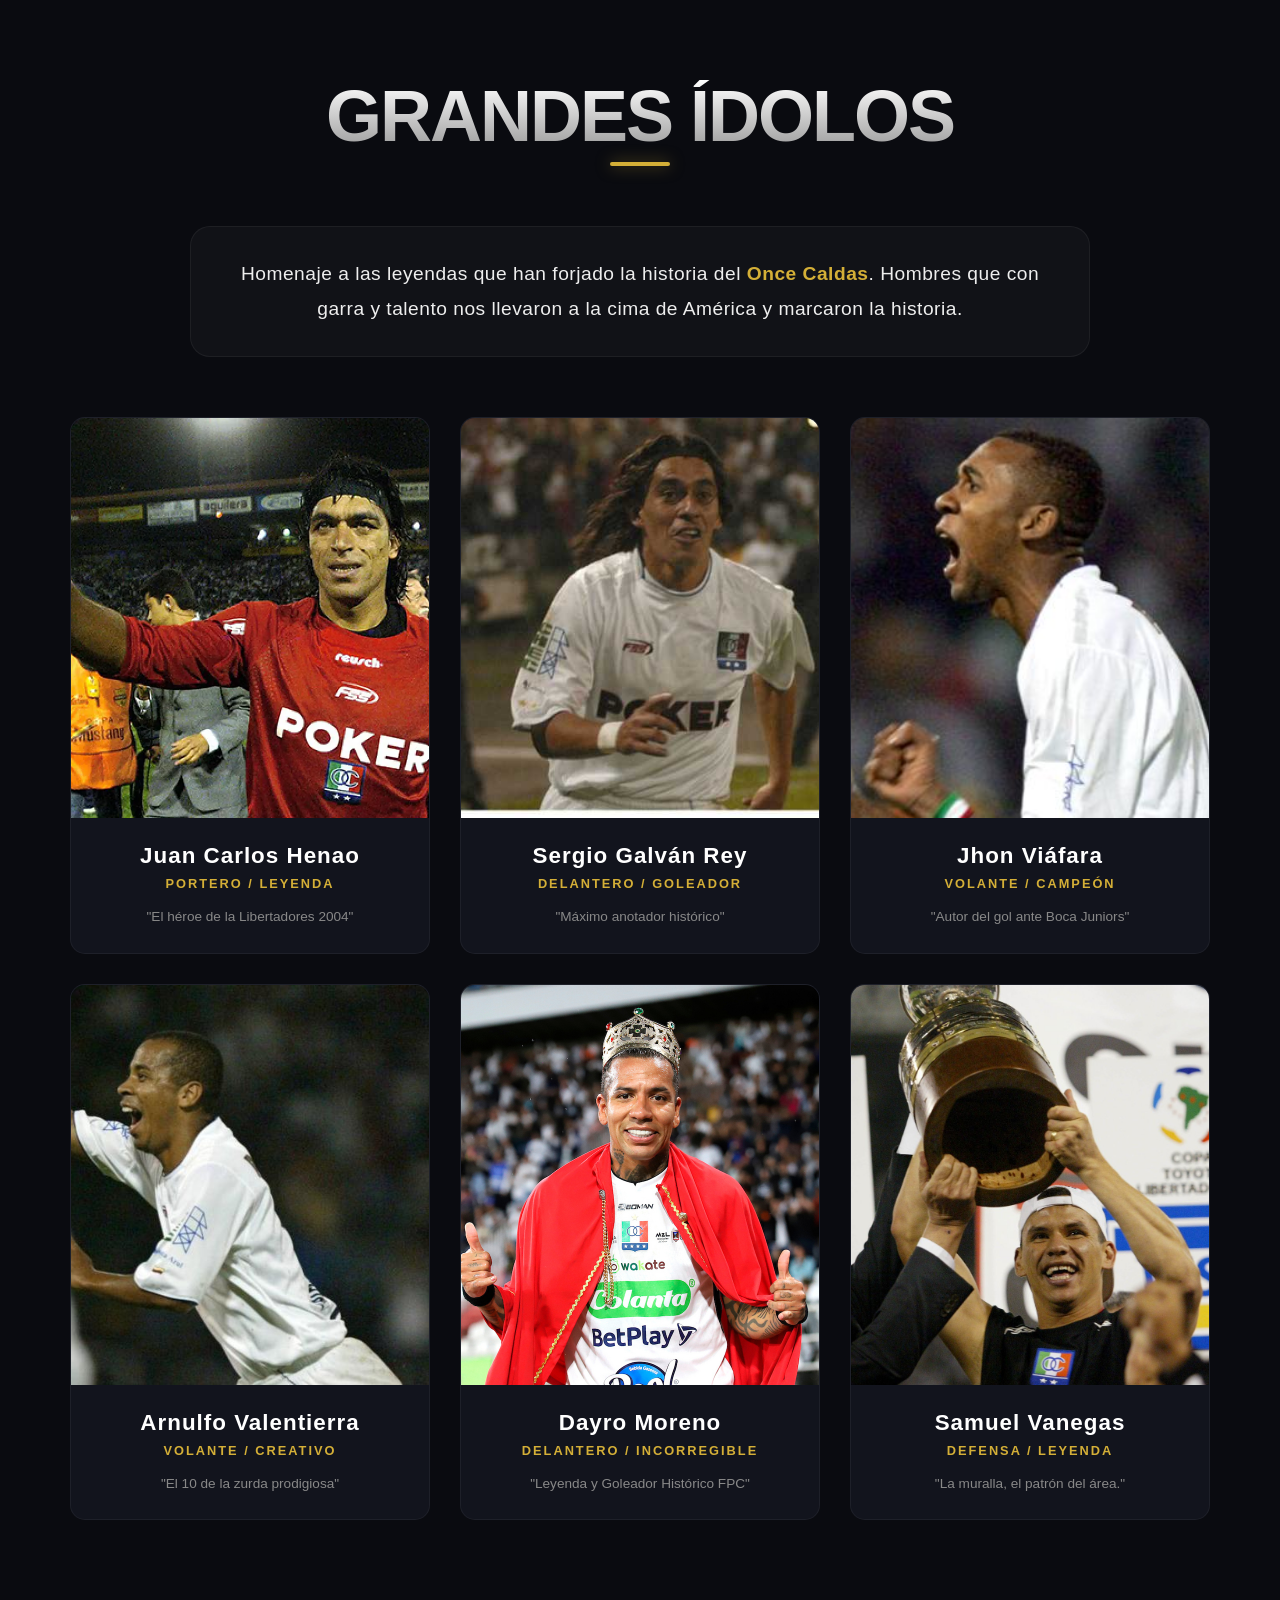
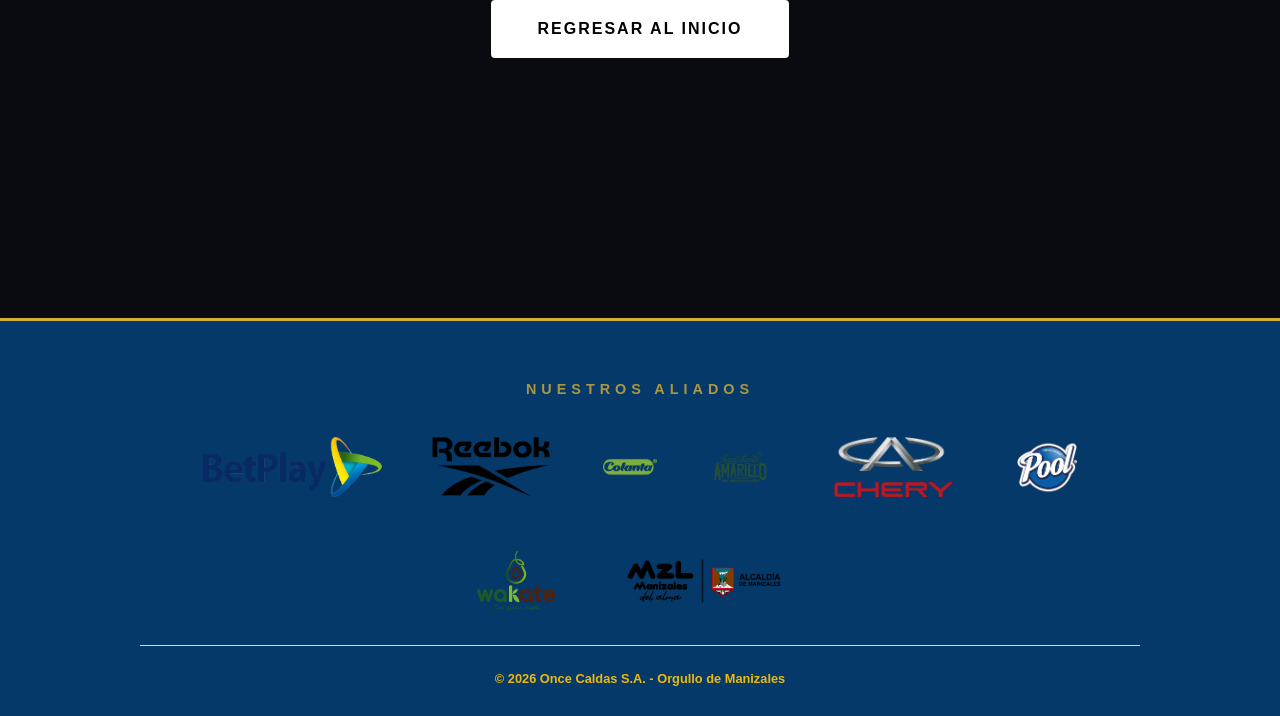
<file: Principal/idolos.html>
<!DOCTYPE html>
<html lang="es">
<head>
    <meta charset="UTF-8">
    <meta name="viewport" content="width=device-width, initial-scale=1.0">
    <title>Grandes Ídolos | Once Caldas D.A.</title>
   
    <style>
        
:root {
    --verde-once: #008751;
    --rojo-once: #ce1126;
    --dorado-copa: #D4AF37;
    --negro-profundo: #0a0b10;
    --negro-tarjeta: #12141d;
}

* {
    margin: 0;
    padding: 0;
    box-sizing: border-box;
    font-family: 'Montserrat', sans-serif;
}

body {
    background: var(--negro-profundo);
    color: white;
}
.encabezado h1 {
    font-size: 5rem;
    font-weight: 900;
    text-transform: uppercase;
    text-align: center;
    background: linear-gradient(to bottom, #ffffff 40%, #999999);
    letter-spacing: -3px;
    line-height: 1;
    margin-bottom: 10px;
}

.linea-decorativa {
    width: 100px;
    height: 5px;
    background: var(--dorado-copa);
    margin: 0 auto 40px; 
    border-radius: 10px;
    box-shadow: 0 0 15px rgba(212, 175, 55, 0.5);
}

.nota-historica {
    max-width: 900px;
    margin: 0 auto 60px;
    padding: 30px;
    background: rgba(255, 255, 255, 0.03);
    border-radius: 20px;
    border: 1px solid rgba(255, 255, 255, 0.05);
    text-align: center;
}

.nota-historica p {
    color: #eeeeee;
    font-size: 1.2rem;
    line-height: 1.8;
    font-weight: 400;
    letter-spacing: 0.5px;
}

.nota-historica p strong {
    color: var(--dorado-copa);
    font-weight: 800;
}

.contenedor-principal {
    max-width: 1200px;
    margin: 0 auto;
    padding: 80px 20px;
}

.encabezado h1 {
    font-size: 4.5rem;
    font-weight: 900;
    text-transform: uppercase;
    text-align: center;
    background: linear-gradient(to bottom, #ffffff, #999);
    -webkit-background-clip: text;
background-clip: text;
    -webkit-text-fill-color: transparent;
    letter-spacing: -2px;
}

.linea-decorativa {
    width: 60px;
    height: 4px;
    background: var(--dorado-copa);
    margin: 10px auto 60px;
}

.grilla-idolos {
    display: flex;
    flex-wrap: wrap;
    justify-content: center;
    gap: 30px;
    width: 100%;
}

.tarjeta-idolo {
    background: var(--negro-tarjeta);
    border-radius: 15px;
    overflow: hidden;
    border: 1px solid rgba(255, 255, 255, 0.05);
    transition: all 0.3s ease;
    width: 360px;
}

.tarjeta-idolo:hover {
    transform: translateY(-12px);
    border: 1px solid var(--dorado-copa);
}

.foto-idolo {
    width: 100%;
    height: 400px;
}

.foto-idolo img {
    width: 100%;
    height: 100%;
    object-fit: cover;
}

.info-idolo {
    padding: 25px;
    text-align: center;
}

.info-idolo h2 {
    font-size: 1.4rem;
    margin-bottom: 5px;
    letter-spacing: 1px;
}

.info-idolo span {
    color: var(--dorado-copa);
    text-transform: uppercase;
    font-weight: 700;
    font-size: 0.8rem;
    letter-spacing: 2px;
}

.info-idolo p {
    color: #888;
    font-size: 0.85rem;
    margin-top: 15px;
    line-height: 1.5;
}

.contenedor-boton {
    width: 100%;
    display: flex;
    justify-content: center;
    padding: 80px 0;
}

.boton-pro {
    display: inline-block;
    padding: 18px 45px;
    background: #ffffff;
    color: #000000;
    text-decoration: none;
    font-weight: 800;
    border-radius: 4px;
    text-transform: uppercase;
    letter-spacing: 2px;
    transition: 0.3s ease;
    border: 2px solid #ffffff;
}

.boton-pro:hover {
    background: var(--dorado-copa);
    border-color: var(--dorado-copa);
    color: white;
}
        


         .footer-patrocinadores {
    background-color: rgba(5, 60, 110, 0.95);
    padding: 60px 20px 30px;
    border-top: 3px solid var(--dorado-copa);
    margin-top: 100px;
}

.contenedor-logos {
    max-width: 1000px;
    margin: 0 auto;
    text-align: center;
}

.texto-aliados {
    color: var(--dorado-copa);
    letter-spacing: 5px;
    font-weight: bold;
    font-size: 0.9rem;
    margin-bottom: 40px;
    opacity: 0.8;
    text-align: center;
}

.grilla-logos {
    display: flex;
    flex-wrap: wrap;
    justify-content: center;
    align-items: center;
    gap: 50px;
}

.logo-item img {
    height: 60px;
    width: auto;
    filter: none;
    opacity: 1;
    transition: all 0.4s ease;
}

.logo-item img:hover {
    transform: scale(1.1);
    filter: drop-shadow(0 0 8px rgba(255, 255, 255, 0.4));
}

.copyright {
    color: #eeb90c;
    font-size: 0.8rem;
    border-top: 1px solid #eaec4f;
    padding-top: 25px;
    margin-top: 30px;
    text-align: center;
    font-weight: bold;
}

@media (max-width: 640px) {
    body {
        overflow-x: hidden;
    }

   
    .contenedor-principal {
        padding: 40px 12px !important;
    }

   
    .encabezado h1 {
        font-size: 2.5rem !important;
        letter-spacing: -1px !important;
        line-height: 1.1 !important;
    }

    .linea-decorativa {
        margin: 10px auto 30px !important;
    }

    
    .nota-historica {
        padding: 20px 15px !important;
        margin: 0 auto 40px !important;
    }

    .nota-historica p {
        font-size: 1rem !important;
        line-height: 1.6 !important;
    }

    
    .grilla-idolos {
        gap: 20px !important;
    }

    
    .tarjeta-idolo {
        width: 100% !important;
        max-width: 100% !important;
    }

    
    .foto-idolo {
        height: 300px !important;
    }

    .tarjeta-idolo:hover {
        transform: translateY(-5px) !important; 
    }

    .info-idolo {
        padding: 20px 15px !important;
    }

    .info-idolo h2 {
        font-size: 1.25rem !important;
    }

    
    .contenedor-boton {
        padding: 40px 0 !important;
    }

    .boton-pro {
        width: 100% !important;
        max-width: 280px;
        padding: 15px 20px !important;
        font-size: 0.9rem !important;
        text-align: center;
    }

    
    .footer-patrocinadores {
        padding: 40px 15px 20px !important;
        margin-top: 60px !important;
    }

    .texto-aliados {
        font-size: 0.8rem !important;
        letter-spacing: 3px !important;
        margin-bottom: 25px !important;
    }

    .grilla-logos {
        display: grid !important;
        grid-template-columns: repeat(2, 1fr) !important;
        gap: 30px !important;
        justify-items: center !important;
        align-items: center !important;
        width: 100% !important;
        padding: 0 10px !important;
        box-sizing: border-box !important;
    }

    .logo-item {
        display: flex !important;
        justify-content: center !important;
        align-items: center !important;
        width: 100% !important;
        height: 50px !important;
    }

    .logo-item img {
        max-width: 100% !important;
        height: auto !important;
        max-height: 45px !important;
        object-fit: contain !important;
    }

    .logo-item img:hover {
        transform: none !important;
    }

    .copyright {
        margin-top: 30px !important;
        padding-top: 20px !important;
        font-size: 0.75rem !important;
    }
}



    </style>
</head>
<body>

    <main class="contenedor-principal">
        <div class="encabezado">
            <h1>Grandes Ídolos</h1>
            <div class="linea-decorativa"></div>
        </div>

        <div class="nota-historica">
            <p>Homenaje a las leyendas que han forjado la historia del <strong>Once Caldas</strong>. Hombres que con garra y talento nos llevaron a la cima de América y marcaron la historia.</p>
        </div>

        <div class="grilla-idolos">
            <div class="tarjeta-idolo">
                <div class="foto-idolo">
                    <img src="../imagenes/henao.png" alt="Juan Carlos Henao">
                </div>
                <div class="info-idolo">
                    <h2>Juan Carlos Henao</h2>
                    <span>PORTERO / LEYENDA</span>
                    <p>"El héroe de la Libertadores 2004"</p>
                </div>
            </div>

           <div class="tarjeta-idolo">
                <div class="foto-idolo">
                    <img src="../imagenes/galvan.png" alt="Sergio Galván Rey">
                </div>
                <div class="info-idolo" style="border-top-color: #f1f0e8;">
                    <h2>Sergio Galván Rey</h2>
                    <span>DELANTERO / GOLEADOR</span>
                    <p>"Máximo anotador histórico"</p>
                </div>
            </div>

            <div class="tarjeta-idolo">
                <div class="foto-idolo">
                    <img src="../imagenes/viafara.png" alt="Jhon Viáfara">
                </div>
                <div class="info-idolo" style="border-top-color: var(--rojo-once);">
                    <h2>Jhon Viáfara</h2>
                    <span>VOLANTE / CAMPEÓN</span>
                    <p>"Autor del gol ante Boca Juniors"</p>
                </div>
            </div>

            <div class="tarjeta-idolo">
                <div class="foto-idolo">
                    <img src="../imagenes/valentierra.png" alt="Arnulfo Valentierra">
                </div>
                <div class="info-idolo" style="border-top-color: #ffffff;">
                    <h2>Arnulfo Valentierra</h2>
                    <span>VOLANTE / CREATIVO</span>
                    <p>"El 10 de la zurda prodigiosa"</p>
                </div>
            </div>

            <div class="tarjeta-idolo">
                <div class="foto-idolo">
                    <img src="../imagenes/dayro-moreno.png" alt="Dayro Moreno">
                </div>
                <div class="info-idolo" style="border-top-color: #ffffff;">
                    <h2>Dayro Moreno</h2>
                    <span>DELANTERO / INCORREGIBLE</span>
                    <p>"Leyenda y Goleador Histórico FPC"</p>
                </div>
            </div>

            <div class="tarjeta-idolo">
                <div class="foto-idolo">
                    <img src="../imagenes/samuel-vanegas.png" alt="Samuel Vanegas">
                </div>
                <div class="info-idolo" style="border-top-color: #ffffff;">
                    <h2>Samuel Vanegas</h2>
                    <span>DEFENSA / LEYENDA</span>
                    <p>"La muralla, el patrón del área."</p>
                </div>
            </div>
        </div>

        <div class="contenedor-boton">
            <a href="../index.html" class="boton-pro">REGRESAR AL INICIO</a>
        </div>
    </main>

    <footer class="footer-patrocinadores">
        <div class="contenedor-logos">
            <p class="texto-aliados">NUESTROS ALIADOS</p>
            <div class="grilla-logos">
                <div class="logo-item"><img src="../imagenes/betplay.png" alt="BetPlay"></div>
                <div class="logo-item"><img src="../imagenes/reebok.png" alt="Reebok"></div>
                <div class="logo-item"><img src="../imagenes/colanta.png" alt="Colanta"></div>
                <div class="logo-item"><img src="../imagenes/aguardiente.png" alt="Aguardiente"></div>
                <div class="logo-item"><img src="../imagenes/chery.png" alt="Chery"></div>
                <div class="logo-item"><img src="../imagenes/pool.png" alt="Pool"></div>
                <div class="logo-item"><img src="../imagenes/wakate.png" alt="Wakate"></div>
                <div class="logo-item"><img src="../imagenes/manizales.png" alt="Manizales"></div>
            </div>
            <p class="copyright">&copy; 2026 Once Caldas S.A. - Orgullo de Manizales</p>
        </div>
    </footer>

</body>
</html>
</file>
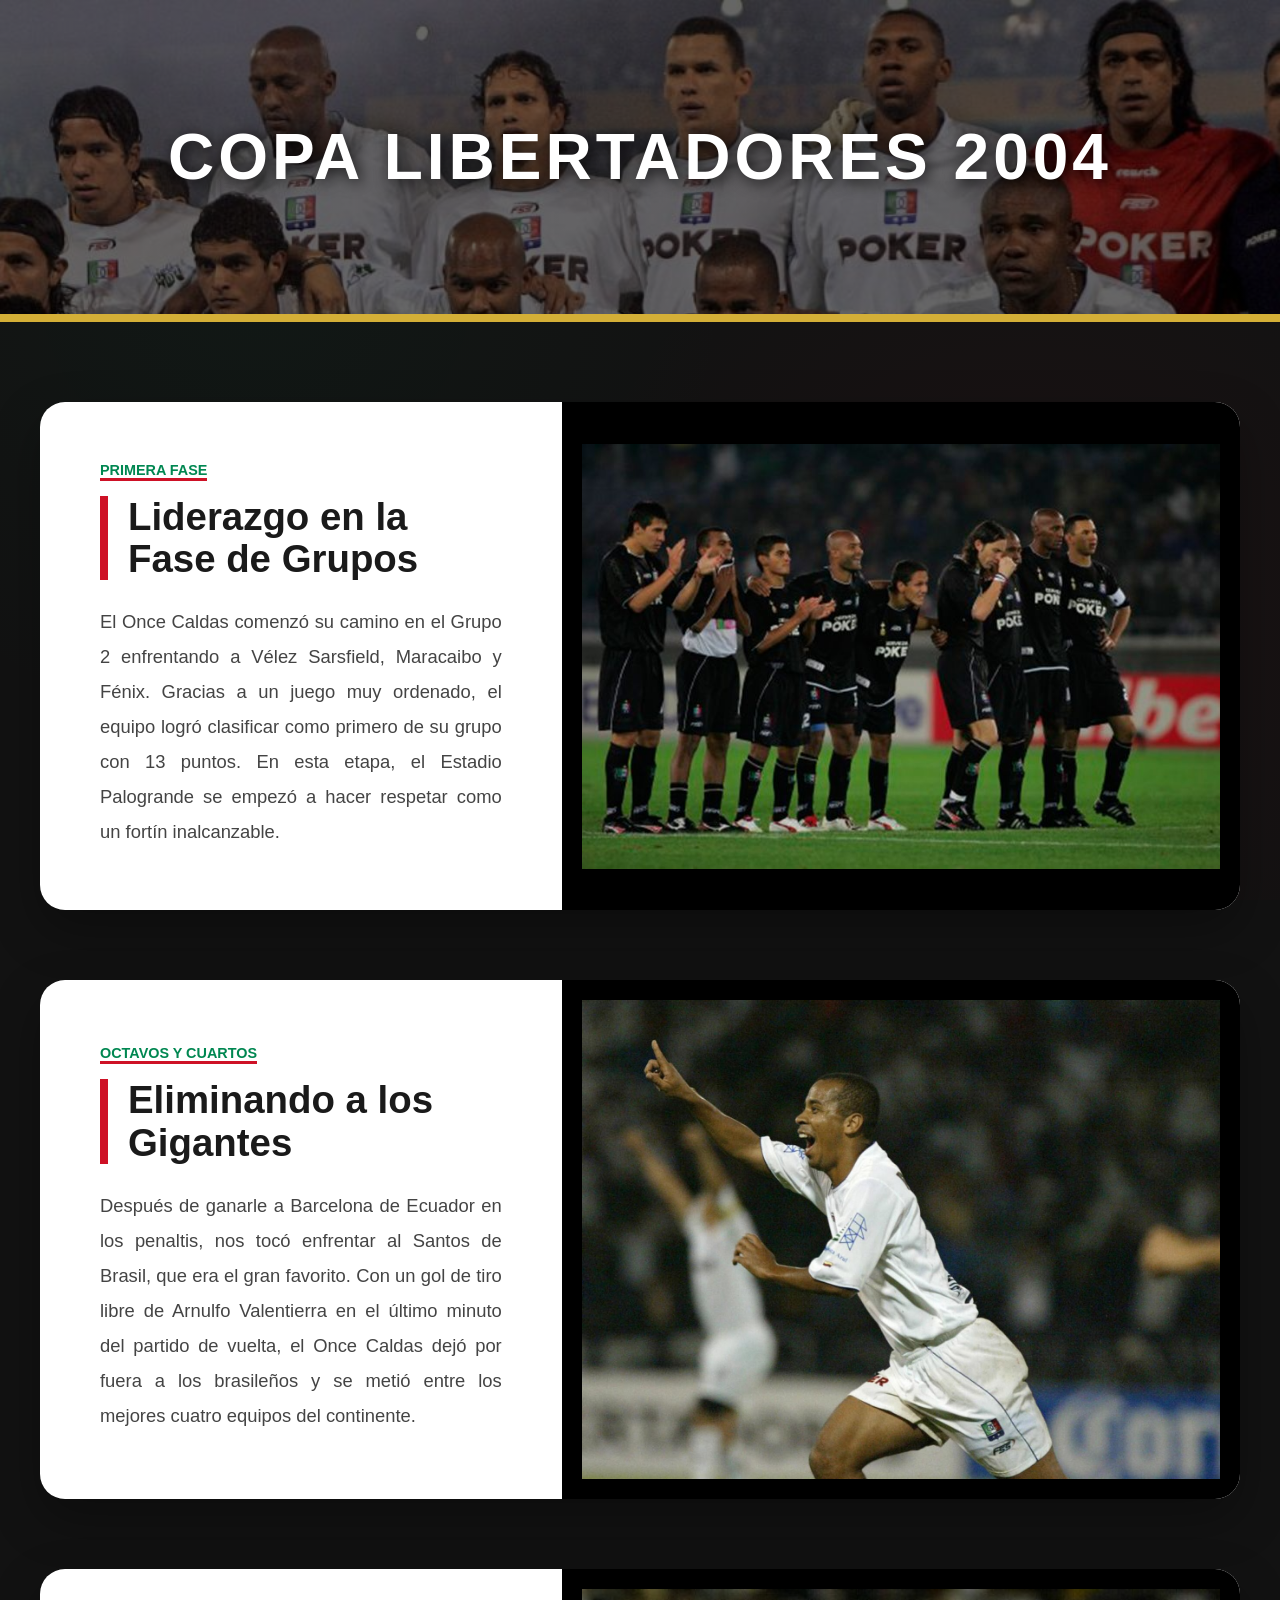
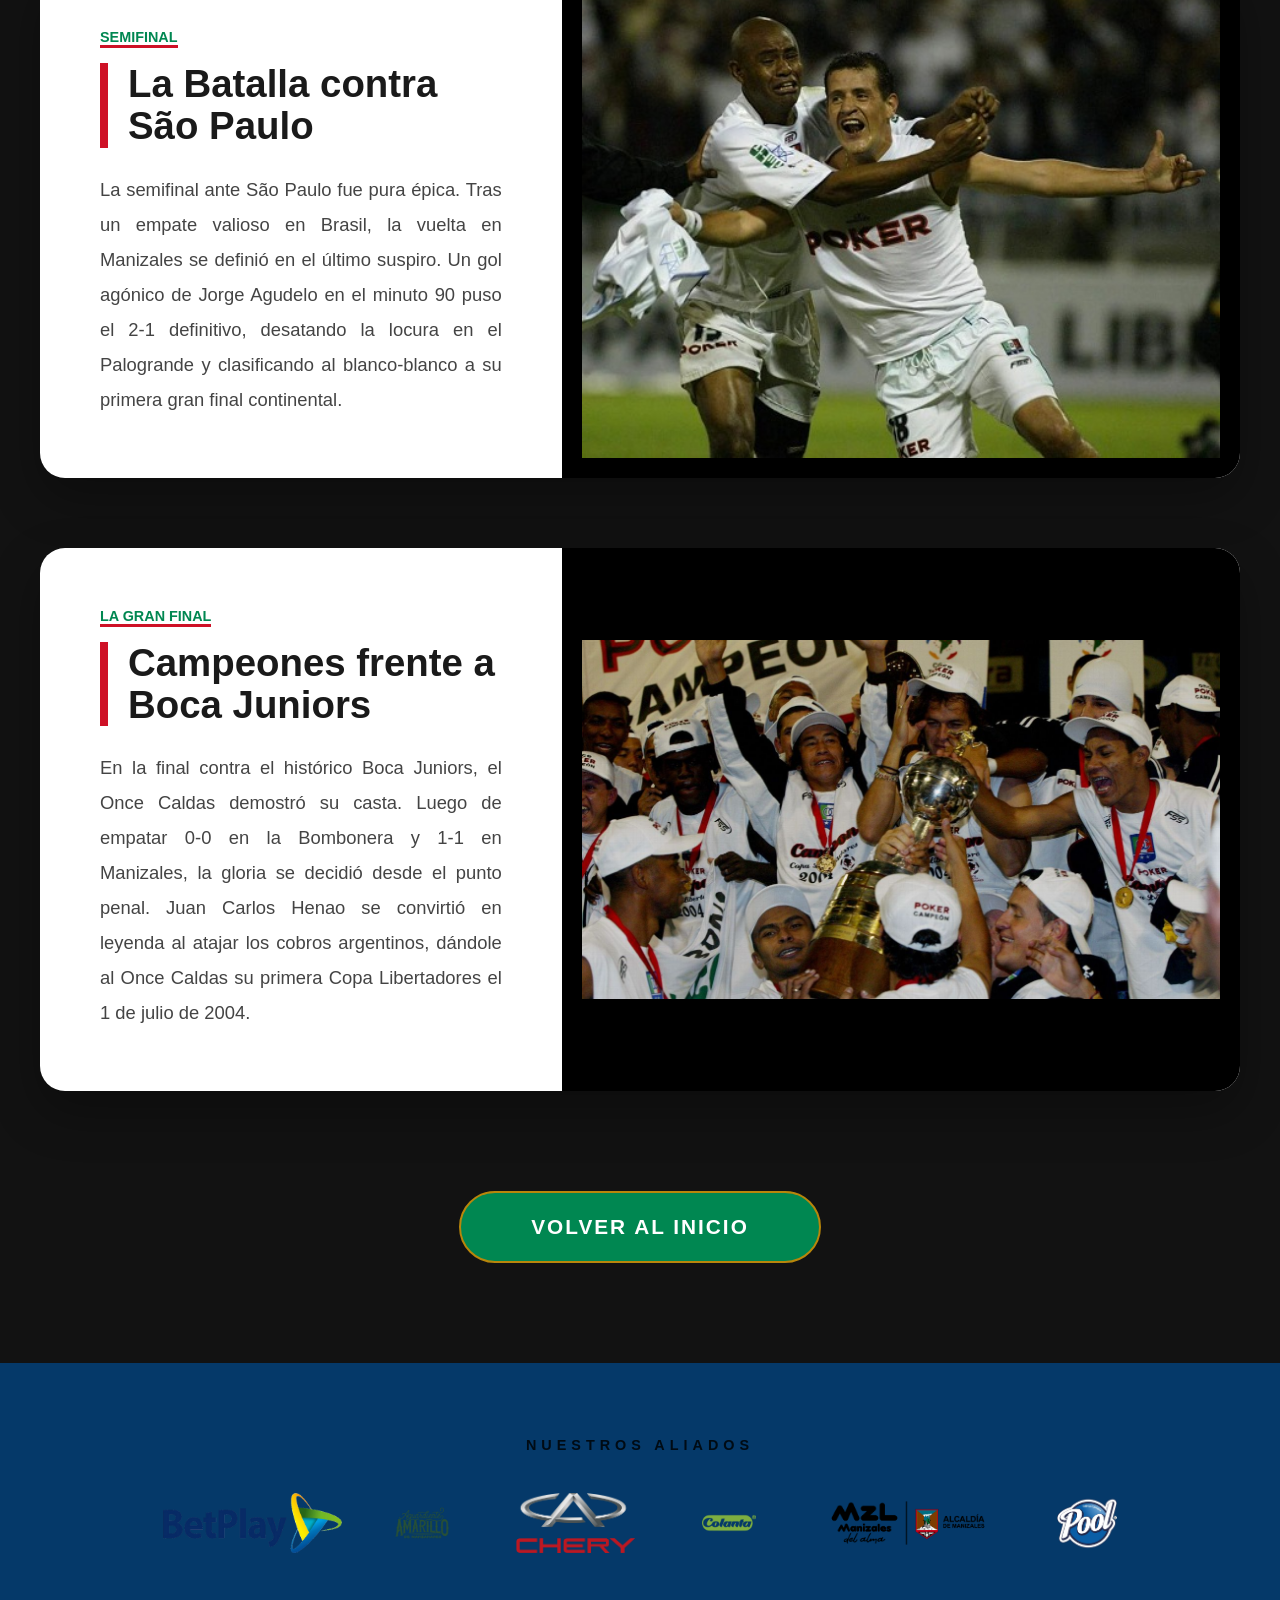
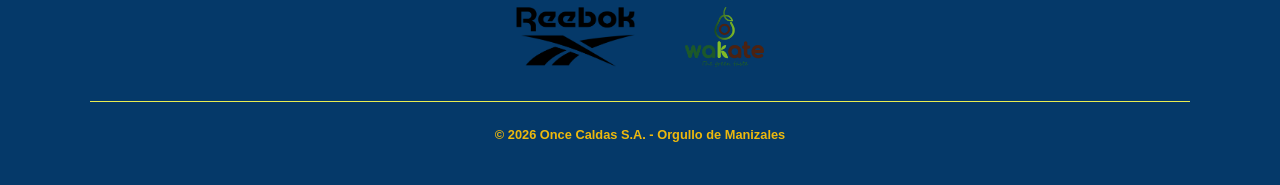
<file: Principal/libertadores.html>
<!DOCTYPE html>
<html lang="es">
<head>
    <meta charset="UTF-8">
    <meta name="viewport" content="width=device-width, initial-scale=1.0">
    <title>Once Caldas - Gloria Eterna</title>
    
    <style>
        :root {
            --verde-once: #008751;
            --verde-oscuro: #005a36;
            --rojo-once: #ce1126;
            --dorado: #b8860b;
            --negro-profundo: #121212;
            --blanco-puro: #ffffff;
            --texto-principal: #1a1a1a;
            --texto-secundario: #444444;
        }

        body {
    background-color: var(--negro-profundo);
    background-image: 
        radial-gradient(circle at 20% 30%, rgba(0, 135, 81, 0.05) 0%, transparent 40%),
        radial-gradient(circle at 80% 70%, rgba(206, 17, 38, 0.05) 0%, transparent 40%);
    background-attachment: fixed;
    margin: 0;
    font-family: 'Segoe UI', Tahoma, Geneva, Verdana, sans-serif;
}

        .hero-libertadores {
    background: linear-gradient(rgba(0,0,0,0.6), rgba(0,0,0,0.6)), url('../imagenes/imagen-5.png');
    background-size: cover;
    background-position: center;
    background-attachment: fixed;
    padding: 120px 20px;
    text-align: center;
    color: white;
    border-bottom: 8px solid var(--verde-once);
    position: relative;
}
        .hero-libertadores::after {
            content: '';
            position: absolute;
            bottom: 0;
            left: 0;
            width: 100%;
            height: 8px;
           background-color: #D4AF37;
            transform: translateY(8px);
        }

        .hero-libertadores h1 {
            font-size: 4rem;
            margin: 0;
            text-transform: uppercase;
            letter-spacing: 4px;
            text-shadow: 3px 3px 15px rgba(0,0,0,0.8);
        }

        .contenedor-principal {
            max-width: 1200px;
            margin: 80px auto;
            padding: 0 20px;
        }

        .parrafo-seccion {
            display: grid;
            grid-template-columns: 1fr 1.3fr;
            background: var(--blanco-puro);
            margin-bottom: 70px;
            border-radius: 25px;
            overflow: hidden;
            box-shadow: 0 20px 50px rgba(0, 0, 0, 0.3);
            transition: all 0.5s cubic-bezier(0.165, 0.84, 0.44, 1);
            align-items: stretch;
            min-height: 480px;
        }

        .parrafo-seccion:hover {
            transform: translateY(-15px);
            box-shadow: 0 30px 60px rgba(0, 135, 81, 0.2);
        }

        .texto-momento {
            padding: 60px;
            display: flex;
            flex-direction: column;
            justify-content: center;
        }

        .capitulo {
            color: var(--verde-once);
            font-weight: 900;
            font-size: 0.9rem;
            text-transform: uppercase;
            margin-bottom: 15px;
            display: block;
            border-bottom: 3px solid var(--rojo-once);
            width: fit-content;
        }

        .texto-momento h2 {
            font-size: 2.4rem;
            margin: 0 0 25px 0;
            color: var(--texto-principal);
            line-height: 1.1;
            border-left: 8px solid var(--rojo-once);
            padding-left: 20px;
        }

        .texto-momento p {
            font-size: 1.15rem;
            line-height: 1.9;
            color: var(--texto-secundario);
            text-align: justify;
            margin: 0;
        }

        .foto-momento {
            background-color: #000;
            display: flex;
            justify-content: center;
            align-items: center;
            overflow: hidden;
            position: relative;
        }

        .foto-momento img {
            width: 100%;
            height: 100%;
            object-fit: contain;
            display: block;
            padding: 20px;
            box-sizing: border-box;
        }

        .contenedor-boton {
            text-align: center;
            margin: 100px 0;
        }

        .boton-volver {
            display: inline-block;
            padding: 22px 70px;
            background-color: var(--verde-once);
            color: var(--blanco-puro) !important;
            text-decoration: none;
            font-weight: bold;
            font-size: 1.3rem;
            border-radius: 60px;
            border: 2px solid var(--dorado);
            transition: all 0.3s ease;
            text-transform: uppercase;
            letter-spacing: 2px;
        }

        .boton-volver:hover {
            background-color: var(--rojo-once);
            transform: scale(1.05);
        }

        
        .footer-patrocinadores {
    background-color: rgba(5, 60, 110, 0.95);
    padding: 60px 20px 30px;
    border-top: 3px solid var(--dorado-copa);
    margin-top: 100px;
}

.contenedor-logos {
    max-width: 1100px;
    margin: 0 auto;
    text-align: center;
}

.texto-aliados {
    color: var(--dorado-copa);
    letter-spacing: 5px;
    font-weight: bold;
    font-size: 0.9rem;
    margin-bottom: 40px;
    opacity: 0.8;
    text-align: center;
}

.grilla-logos {
    display: flex;
    flex-wrap: wrap;
    justify-content: center;
    align-items: center;
    gap: 50px;
}

.logo-item img {
    height: 60px;
    width: auto;
    filter: none;
    opacity: 1;
    transition: all 0.4s ease;
}

.logo-item img:hover {
    transform: scale(1.1);
    filter: drop-shadow(0 0 8px rgba(255, 255, 255, 0.4));
}

.copyright {
    color: #eeb90c;
    font-size: 0.8rem;
    border-top: 1px solid #eaec4f;
    padding-top: 25px;
    margin-top: 30px;
    text-align: center;
    font-weight: bold;
}

@media (max-width: 768px) {
    body {
        overflow-x: hidden;
    }

    .hero-libertadores {
        padding: 60px 15px;
    }

    .hero-libertadores h1 {
        font-size: 2rem !important;
        letter-spacing: 2px;
    }

    .contenedor-principal {
        margin: 30px auto;
        padding: 0 15px;
    }

    .parrafo-seccion {
        grid-template-columns: 1fr !important;
        margin-bottom: 40px;
        border-radius: 15px;
        min-height: auto;
    }

    .parrafo-seccion:hover {
        transform: translateY(-5px);
    }

    .foto-momento {
        order: 1;
        height: 220px;
    }

    .foto-momento img {
        object-fit: cover;
    }

    .texto-momento {
        order: 2;
        padding: 25px 20px;
    }

    .texto-momento h2 {
        font-size: 1.5rem !important;
        padding-left: 12px;
        margin-bottom: 15px;
    }

    .texto-momento p {
        font-size: 0.95rem !important;
        line-height: 1.6;
        text-align: left;
    }

    .contenedor-boton {
        margin: 50px 0;
        padding: 0 15px;
    }

    .boton-volver {
        padding: 15px 40px !important;
        font-size: 1rem !important;
        width: 100%;
        box-sizing: border-box;
    }

    .footer-patrocinadores {
        padding: 40px 15px 20px !important;
        margin-top: 60px !important;
    }

    .texto-aliados {
        font-size: 0.8rem !important;
        letter-spacing: 3px !important;
        margin-bottom: 25px !important;
    }

    .grilla-logos {
        display: grid !important;
        grid-template-columns: repeat(2, 1fr) !important;
        gap: 30px !important;
        justify-items: center !important;
        align-items: center !important;
        width: 100% !important;
    }

    .logo-item {
        display: flex !important;
        justify-content: center !important;
        align-items: center !important;
        width: 100% !important;
        height: 50px !important;
    }

    .logo-item img {
        max-width: 100% !important;
        height: auto !important;
        max-height: 45px !important;
        object-fit: contain !important;
    }

    .logo-item img:hover {
        transform: none !important;
    }

    .copyright {
        margin-top: 30px !important;
        padding-top: 20px !important;
        font-size: 0.75rem !important;
    }
}



    </style>
</head>
<body>

    <header class="hero-libertadores">
        <h1>Copa Libertadores 2004</h1>
    </header>

    <main class="contenedor-principal">

        <section class="parrafo-seccion">
            <div class="texto-momento">
                <span class="capitulo">Primera Fase</span>
                <h2>Liderazgo en la Fase de Grupos</h2>
                <p>El Once Caldas comenzó su camino en el Grupo 2 enfrentando a Vélez Sarsfield, Maracaibo y Fénix. Gracias a un juego muy ordenado, el equipo logró clasificar como primero de su grupo con 13 puntos. En esta etapa, el Estadio Palogrande se empezó a hacer respetar como un fortín inalcanzable.</p>
            </div>
            <div class="foto-momento">
                <img src="../imagenes/imagen-11.png" alt="Fase de Grupos">
            </div>
        </section>

        <section class="parrafo-seccion">
            <div class="texto-momento">
                <span class="capitulo">Octavos y Cuartos</span>
                <h2>Eliminando a los Gigantes</h2>
                <p>Después de ganarle a Barcelona de Ecuador en los penaltis, nos tocó enfrentar al Santos de Brasil, que era el gran favorito. Con un gol de tiro libre de Arnulfo Valentierra en el último minuto del partido de vuelta, el Once Caldas dejó por fuera a los brasileños y se metió entre los mejores cuatro equipos del continente.</p>
            </div>
            <div class="foto-momento">
                <img src="../imagenes/imagen-12.png" alt="Santos de Brasil">
            </div>
        </section>

        <section class="parrafo-seccion">
            <div class="texto-momento">
                <span class="capitulo">Semifinal</span>
                <h2>La Batalla contra São Paulo</h2>
                <p>La semifinal ante São Paulo fue pura épica. Tras un empate valioso en Brasil, la vuelta en Manizales se definió en el último suspiro. Un gol agónico de Jorge Agudelo en el minuto 90 puso el 2-1 definitivo, desatando la locura en el Palogrande y clasificando al blanco-blanco a su primera gran final continental.</p>
            </div>
            <div class="foto-momento">
                <img src="../imagenes/imagen-13.png" alt="Celebración Semifinal">
            </div>
        </section>

        <section class="parrafo-seccion">
            <div class="texto-momento">
                <span class="capitulo">La Gran Final</span>
                <h2>Campeones frente a Boca Juniors</h2>
                <p>En la final contra el histórico Boca Juniors, el Once Caldas demostró su casta. Luego de empatar 0-0 en la Bombonera y 1-1 en Manizales, la gloria se decidió desde el punto penal. Juan Carlos Henao se convirtió en leyenda al atajar los cobros argentinos, dándole al Once Caldas su primera Copa Libertadores el 1 de julio de 2004.</p>
            </div>
            <div class="foto-momento">
                <img src="../imagenes/imagen-9.png" alt="Once Caldas Campeón Libertadores 2004">
            </div>
        </section>

        <div class="contenedor-boton">
            <a href="../index.html" class="boton-volver">Volver al Inicio</a>
        </div>

    </main>

    <footer class="footer-patrocinadores">
        <div class="contenedor-logos">
            <p class="texto-aliados">NUESTROS ALIADOS</p>
            <div class="grilla-logos">
                <div class="logo-item"><img src="../imagenes/betplay.png" alt="Sponsor"></div>
                <div class="logo-item"><img src="../imagenes/aguardiente.png" alt="Sponsor"></div>
                <div class="logo-item"><img src="../imagenes/chery.png" alt="Sponsor"></div>
                <div class="logo-item"><img src="../imagenes/colanta.png" alt="Sponsor"></div>
                <div class="logo-item"><img src="../imagenes/manizales.png" alt="Sponsor"></div>
                <div class="logo-item"><img src="../imagenes/pool.png" alt="Sponsor"></div>
                <div class="logo-item"><img src="../imagenes/reebok.png" alt="Sponsor"></div>
                <div class="logo-item"><img src="../imagenes/wakate.png" alt="Sponsor"></div>
            </div>
            <p class="copyright">&copy; 2026 Once Caldas S.A. - Orgullo de Manizales</p>
        </div>
    </footer>



</body>
</html>
</file>
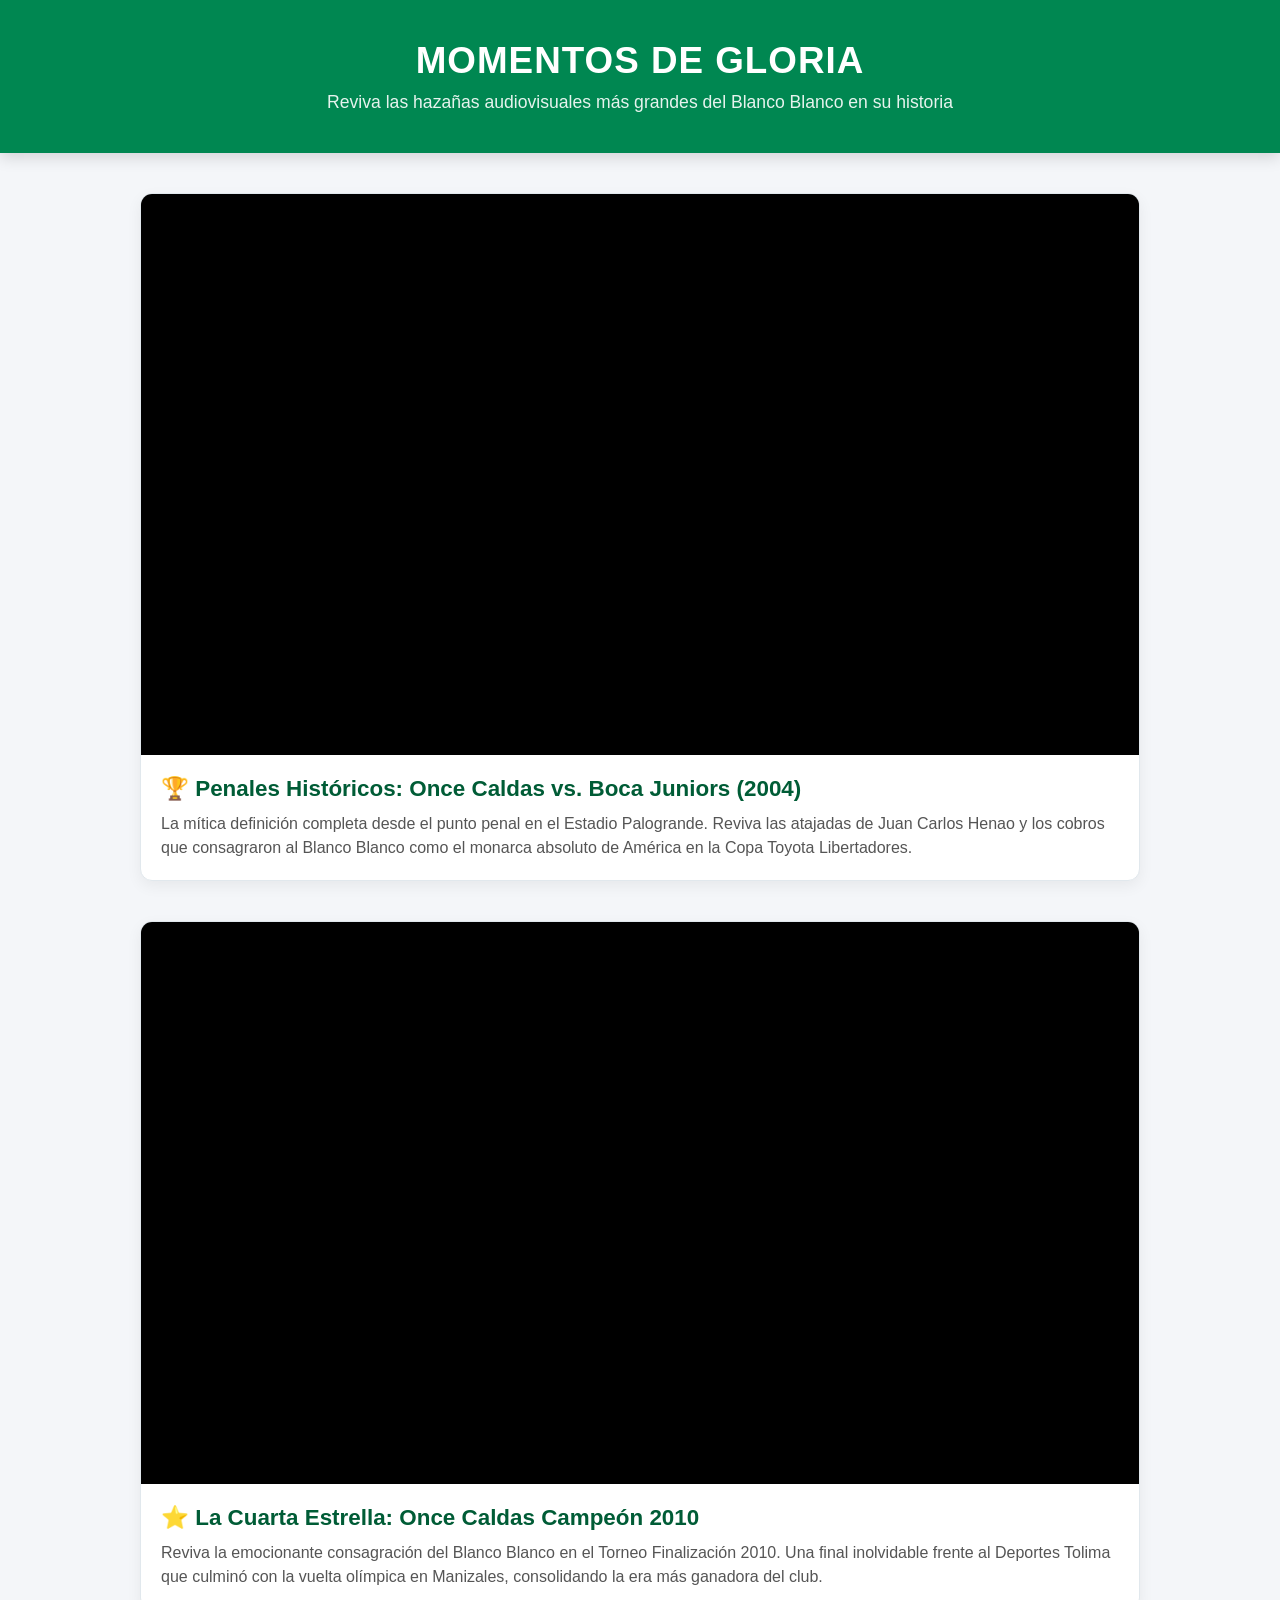
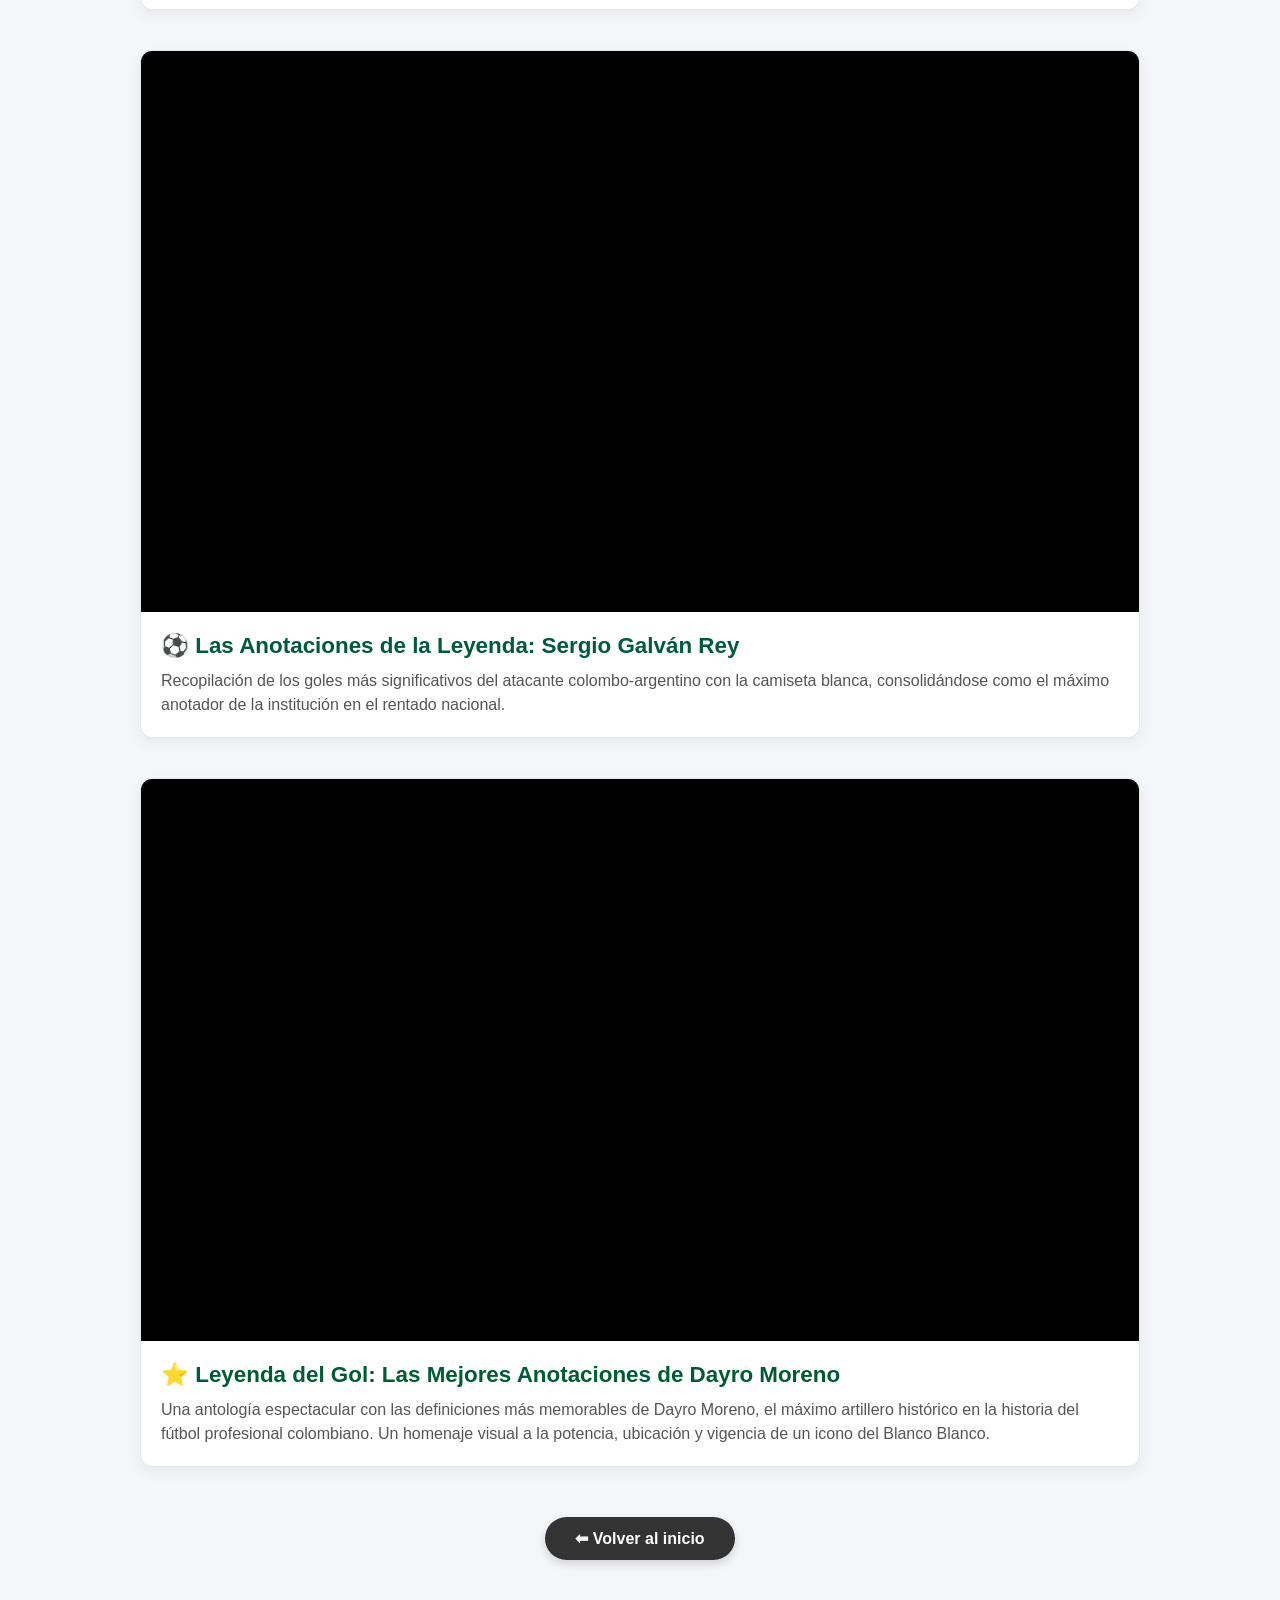
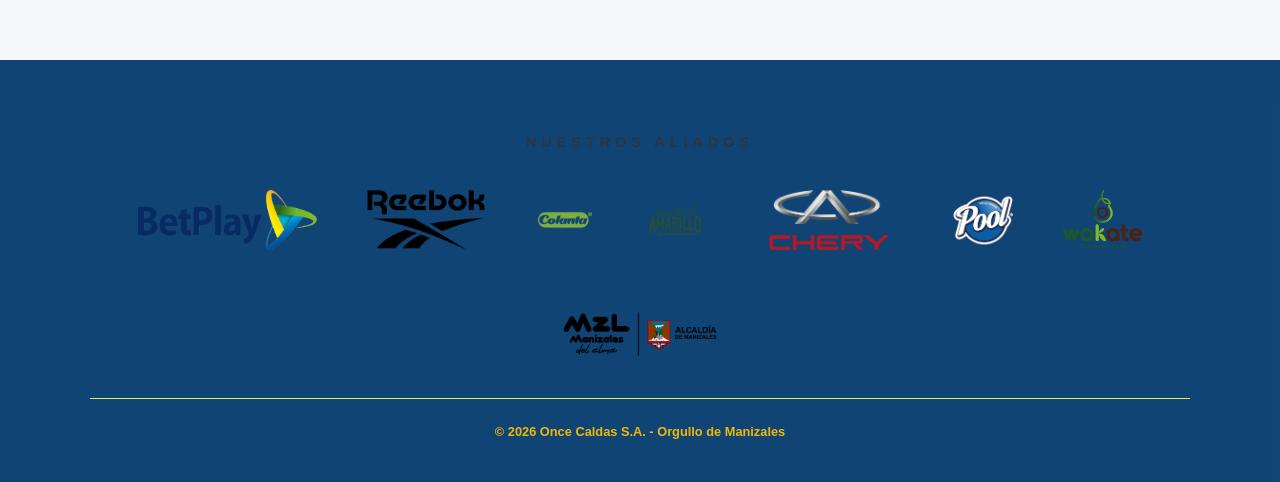
<file: Principal/momentos.html>
<!DOCTYPE html>
<html lang="es">
<head>
    <meta charset="UTF-8">
    <meta name="viewport" content="width=device-width, initial-scale=1.0">
    <title>Momentos de Gloria - Once Caldas</title>
    
    <style>
        
        body {
            font-family: 'Segoe UI', Tahoma, Geneva, Verdana, sans-serif;
            background-color: #f4f6f9;
            margin: 0;
            padding: 0;
            color: #333;
        }

        
        .banner-videos {
            background-color: #008751;
            color: white;
            text-align: center;
            padding: 40px 20px;
            box-shadow: 0 4px 15px rgba(0,0,0,0.15);
        }

        .banner-videos h1 {
            margin: 0;
            font-size: 2.3rem;
            letter-spacing: 1px;
        }

        .banner-videos p {
            margin: 10px 0 0 0;
            font-size: 1.1rem;
            opacity: 0.9;
        }

        
        .contenedor-videos {
            max-width: 1000px;
            margin: 40px auto;
            padding: 0 20px;
            display: flex;
            flex-direction: column;
            gap: 40px; 
        }

        
        .tarjeta-video {
            background-color: white;
            border-radius: 12px;
            overflow: hidden;
            box-shadow: 0 5px 15px rgba(0,0,0,0.06);
            border: 1px solid #e1e8ed;
        }

        
        .reproductor-youtube {
            position: relative;
            padding-bottom: 56.25%; 
            height: 0;
            overflow: hidden;
            background-color: #000;
        }

        .reproductor-youtube iframe {
            position: absolute;
            top: 0;
            left: 0;
            width: 100%;
            height: 100%;
            border: 0;
        }

       
        .informacion-video {
            padding: 20px;
        }

        .titulo-video {
            margin: 0 0 10px 0;
            font-size: 1.4rem;
            color: #005c36;
        }

        .descripcion-video {
            margin: 0;
            font-size: 1rem;
            color: #555;
            line-height: 1.5;
        }

        
        .seccion-navegacion {
            text-align: center;
            margin: 50px 0;
        }

        .btn-volver {
            display: inline-block;
            background-color: #333;
            color: white;
            text-decoration: none;
            padding: 12px 30px;
            font-weight: bold;
            border-radius: 25px;
            box-shadow: 0 4px 10px rgba(0,0,0,0.15);
            transition: background-color 0.3s ease;
        }

        .btn-volver:hover {
            background-color: #008751; 
        }
        .footer-patrocinadores {
    background-color: rgba(5, 60, 110, 0.95);
    padding: 60px 20px 30px;
    border-top: 3px solid var(--dorado-copa);
    margin-top: 100px;
}

.contenedor-logos {
    max-width: 1100px;
    margin: 0 auto;
    text-align: center;
}

.texto-aliados {
    color: var(--dorado-copa);
    letter-spacing: 5px;
    font-weight: bold;
    font-size: 0.9rem;
    margin-bottom: 40px;
    opacity: 0.8;
}

.grilla-logos {
    display: flex;
    flex-wrap: wrap;
    justify-content: center;
    align-items: center;
    gap: 50px;
}

.logo-item img {
    height: 60px;
    width: auto;
    filter: none;
    opacity: 1;
    transition: all 0.4s ease;
}

.logo-item img:hover {
    transform: scale(1.1);
    filter: drop-shadow(0 0 8px rgba(255, 255, 255, 0.4));
}

.copyright {
    color: #eeb90c;
    font-size: 0.8rem;
    border-top: 1px solid #eaec4f;
    padding-top: 25px;
    margin-top: 30px;
    text-align: center;
    font-weight: bold;
}

@media (max-width: 768px) {
    body {
        overflow-x: hidden;
    }

    
    .banner-videos {
        padding: 30px 15px !important;
    }

    .banner-videos h1 {
        font-size: 1.8rem !important;
    }

    .banner-videos p {
        font-size: 0.95rem !important;
        line-height: 1.4 !important;
    }

    
    .contenedor-principal {
        padding: 0 !important; 
    }

    .contenedor-videos {
        margin: 20px auto !important;
        padding: 0 12px !important;
        gap: 25px !important; 
    }

   
    .informacion-video {
        padding: 15px !important;
    }

    .titulo-video {
        font-size: 1.15rem !important;
        line-height: 1.3 !important;
        margin-bottom: 8px !important;
    }

    .descripcion-video {
        font-size: 0.85rem !important;
        line-height: 1.5 !important;
    }

    
    .seccion-navegacion {
        margin: 35px 0 !important;
        padding: 0 15px !important;
    }

    .btn-volver {
        width: 100% !important;
        max-width: 280px;
        padding: 14px 20px !important;
        font-size: 0.95rem !important;
        text-align: center;
    }

    
    .footer-patrocinadores {
        padding: 40px 15px 20px !important;
        margin-top: 60px !important;
    }

    .texto-aliados {
        font-size: 0.8rem !important;
        letter-spacing: 3px !important;
        margin-bottom: 25px !important;
    }

    .grilla-logos {
        display: grid !important;
        grid-template-columns: repeat(2, 1fr) !important;
        gap: 30px !important;
        justify-items: center !important;
        align-items: center !important;
        width: 100% !important;
        padding: 0 10px !important;
        box-sizing: border-box !important;
    }

    .logo-item {
        display: flex !important;
        justify-content: center !important;
        align-items: center !important;
        width: 100% !important;
        height: 50px !important;
    }

    .logo-item img {
        max-width: 100% !important;
        height: auto !important;
        max-height: 45px !important;
        object-fit: contain !important;
    }

    .logo-item img:hover {
        transform: none !important;
    }

    .copyright {
        margin-top: 30px !important;
        padding-top: 20px !important;
        font-size: 0.75rem !important;
    }
}

    </style>
</head>
<body>

    <main class="contenedor-principal"> <div class="banner-videos">
        <h1>MOMENTOS DE GLORIA</h1>
        <p>Reviva las hazañas audiovisuales más grandes del Blanco Blanco en su historia</p>
    </div>

    <div class="contenedor-videos">

       <div class="tarjeta-video">
            <div class="reproductor-youtube">
                <iframe src="https://www.youtube.com/embed/hXR2nM54z9s" title="Copa Libertadores 2004: Once Caldas - Boca Juniors" allow="accelerometer; autoplay; clipboard-write; encrypted-media; gyroscope; picture-in-picture" allowfullscreen></iframe>
            </div>
            <div class="informacion-video">
                <h3 class="titulo-video">🏆 Penales Históricos: Once Caldas vs. Boca Juniors (2004)</h3>
                <p class="descripcion-video">La mítica definición completa desde el punto penal en el Estadio Palogrande. Reviva las atajadas de Juan Carlos Henao y los cobros que consagraron al Blanco Blanco como el monarca absoluto de América en la Copa Toyota Libertadores.</p>
            </div>
        </div>

        <div class="tarjeta-video">
            <div class="reproductor-youtube">
                <iframe src="https://www.youtube.com/embed/ESV4Z8X0SyU" title="Once Caldas Campeón 2010 - Cuarta Estrella" allow="accelerometer; autoplay; clipboard-write; encrypted-media; gyroscope; picture-in-picture" allowfullscreen></iframe>
            </div>
            <div class="informacion-video">
                <h3 class="titulo-video">⭐ La Cuarta Estrella: Once Caldas Campeón 2010</h3>
                <p class="descripcion-video">Reviva la emocionante consagración del Blanco Blanco en el Torneo Finalización 2010. Una final inolvidable frente al Deportes Tolima que culminó con la vuelta olímpica en Manizales, consolidando la era más ganadora del club.</p>
            </div>
        </div>

        <div class="tarjeta-video">
            <div class="reproductor-youtube">
                <iframe src="https://www.youtube.com/embed/08O872eRv7U" title="Goles de Sergio Galván Rey" allow="accelerometer; autoplay; clipboard-write; encrypted-media; gyroscope; picture-in-picture" allowfullscreen></iframe>
            </div>
            <div class="informacion-video">
                <h3 class="titulo-video">⚽ Las Anotaciones de la Leyenda: Sergio Galván Rey</h3>
                <p class="descripcion-video">Recopilación de los goles más significativos del atacante colombo-argentino con la camiseta blanca, consolidándose como el máximo anotador de la institución en el rentado nacional.</p>
            </div>
        </div>

        <div class="tarjeta-video">
            <div class="reproductor-youtube">
                <iframe src="https://www.youtube.com/embed/N_XpfDOmOAE" title="Los MEJORES Goles de Dayro Moreno" allow="accelerometer; autoplay; clipboard-write; encrypted-media; gyroscope; picture-in-picture" allowfullscreen></iframe>
            </div>
            <div class="informacion-video">
                <h3 class="titulo-video">⭐ Leyenda del Gol: Las Mejores Anotaciones de Dayro Moreno</h3>
                <p class="descripcion-video">Una antología espectacular con las definiciones más memorables de Dayro Moreno, el máximo artillero histórico en la historia del fútbol profesional colombiano. Un homenaje visual a la potencia, ubicación y vigencia de un icono del Blanco Blanco.</p>
            </div>
        </div>
    </div>

    <div class="seccion-navegacion">
        <a href="../index.html" class="btn-volver">⬅ Volver al inicio</a>
    </div>

</main> <footer class="footer-patrocinadores">
    <div class="contenedor-logos">
        <p class="texto-aliados">NUESTROS ALIADOS</p>
        <div class="grilla-logos">
            <div class="logo-item"><img src="../imagenes/betplay.png" alt="BetPlay"></div>
            <div class="logo-item"><img src="../imagenes/reebok.png" alt="Reebok"></div>
            <div class="logo-item"><img src="../imagenes/colanta.png" alt="Colanta"></div>
            <div class="logo-item"><img src="../imagenes/aguardiente.png" alt="Aguardiente"></div>
            <div class="logo-item"><img src="../imagenes/chery.png" alt="Chery"></div>
            <div class="logo-item"><img src="../imagenes/pool.png" alt="Pool"></div>
            <div class="logo-item"><img src="../imagenes/wakate.png" alt="Wakate"></div>
            <div class="logo-item"><img src="../imagenes/manizales.png" alt="Manizales"></div>
        </div>
        <p class="copyright">&copy; 2026 Once Caldas S.A. - Orgullo de Manizales</p>
    </div>
</footer>
</body>
</html>
</file>
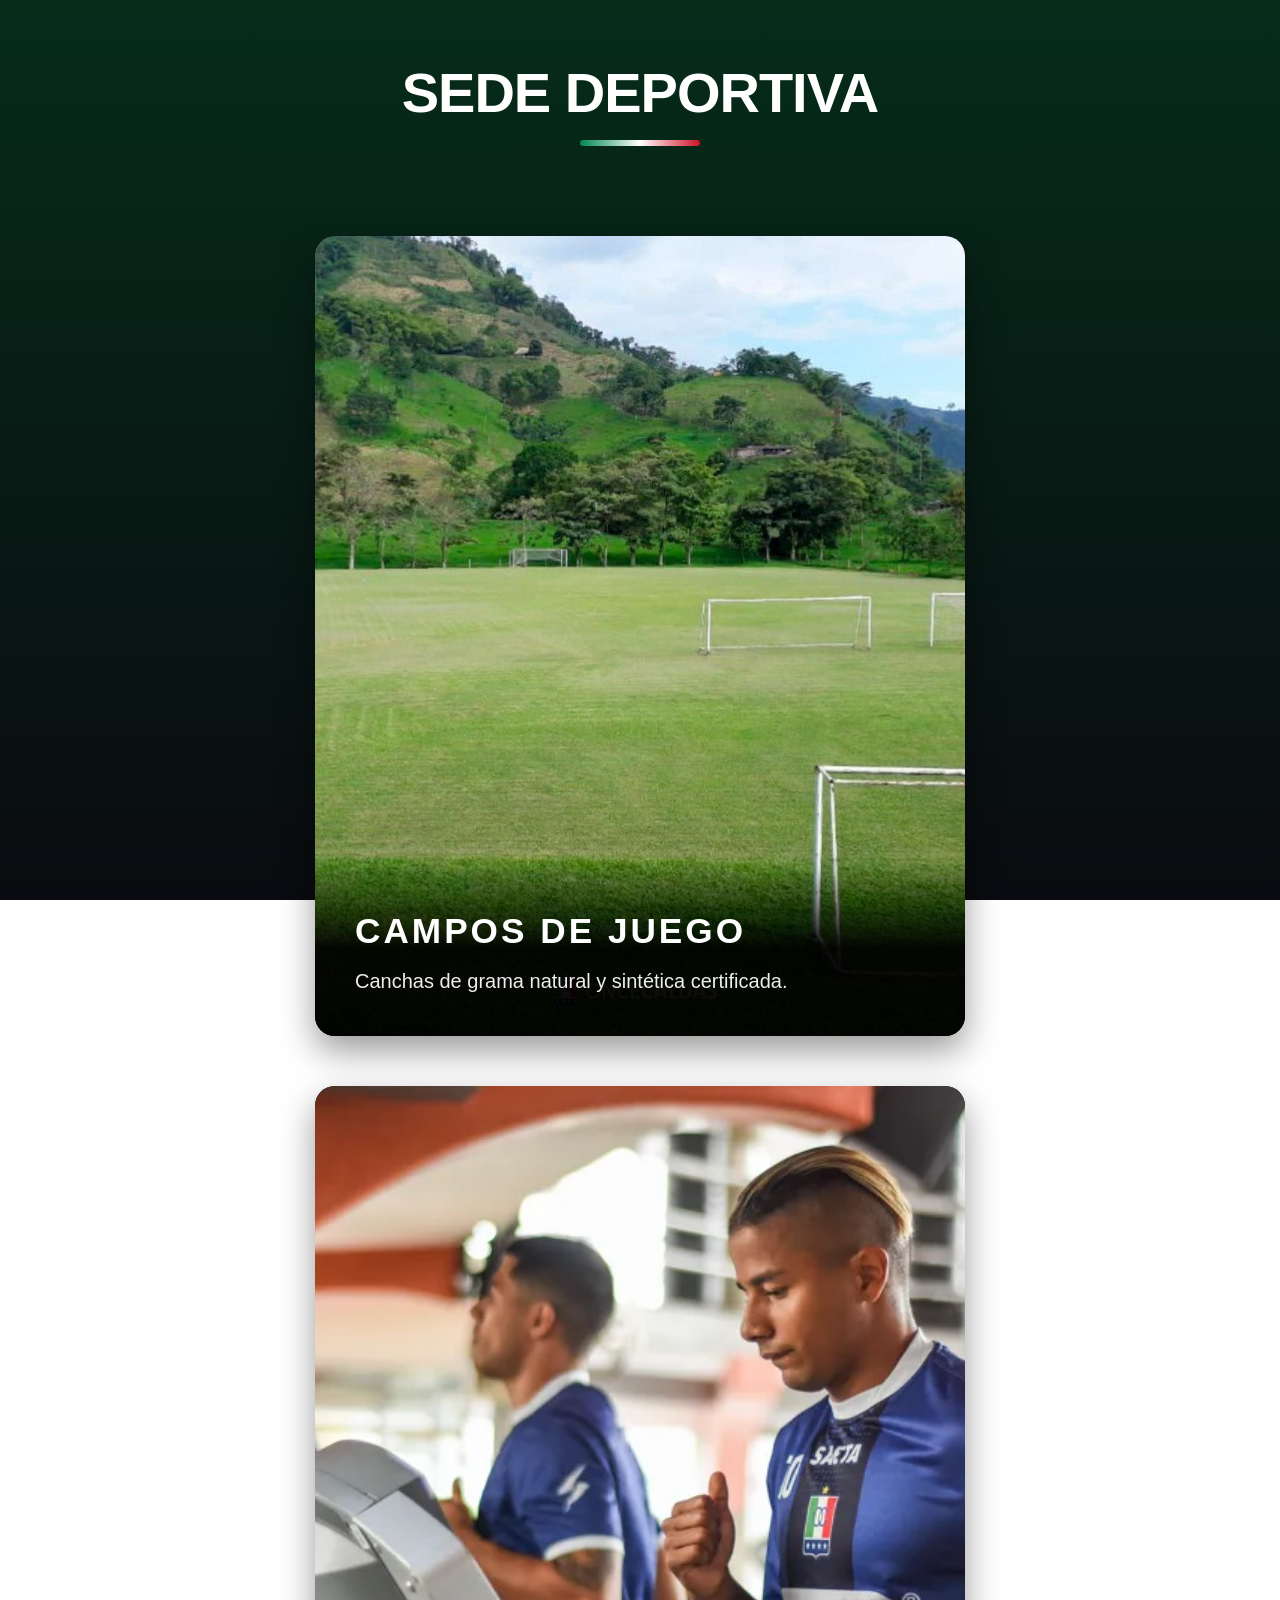
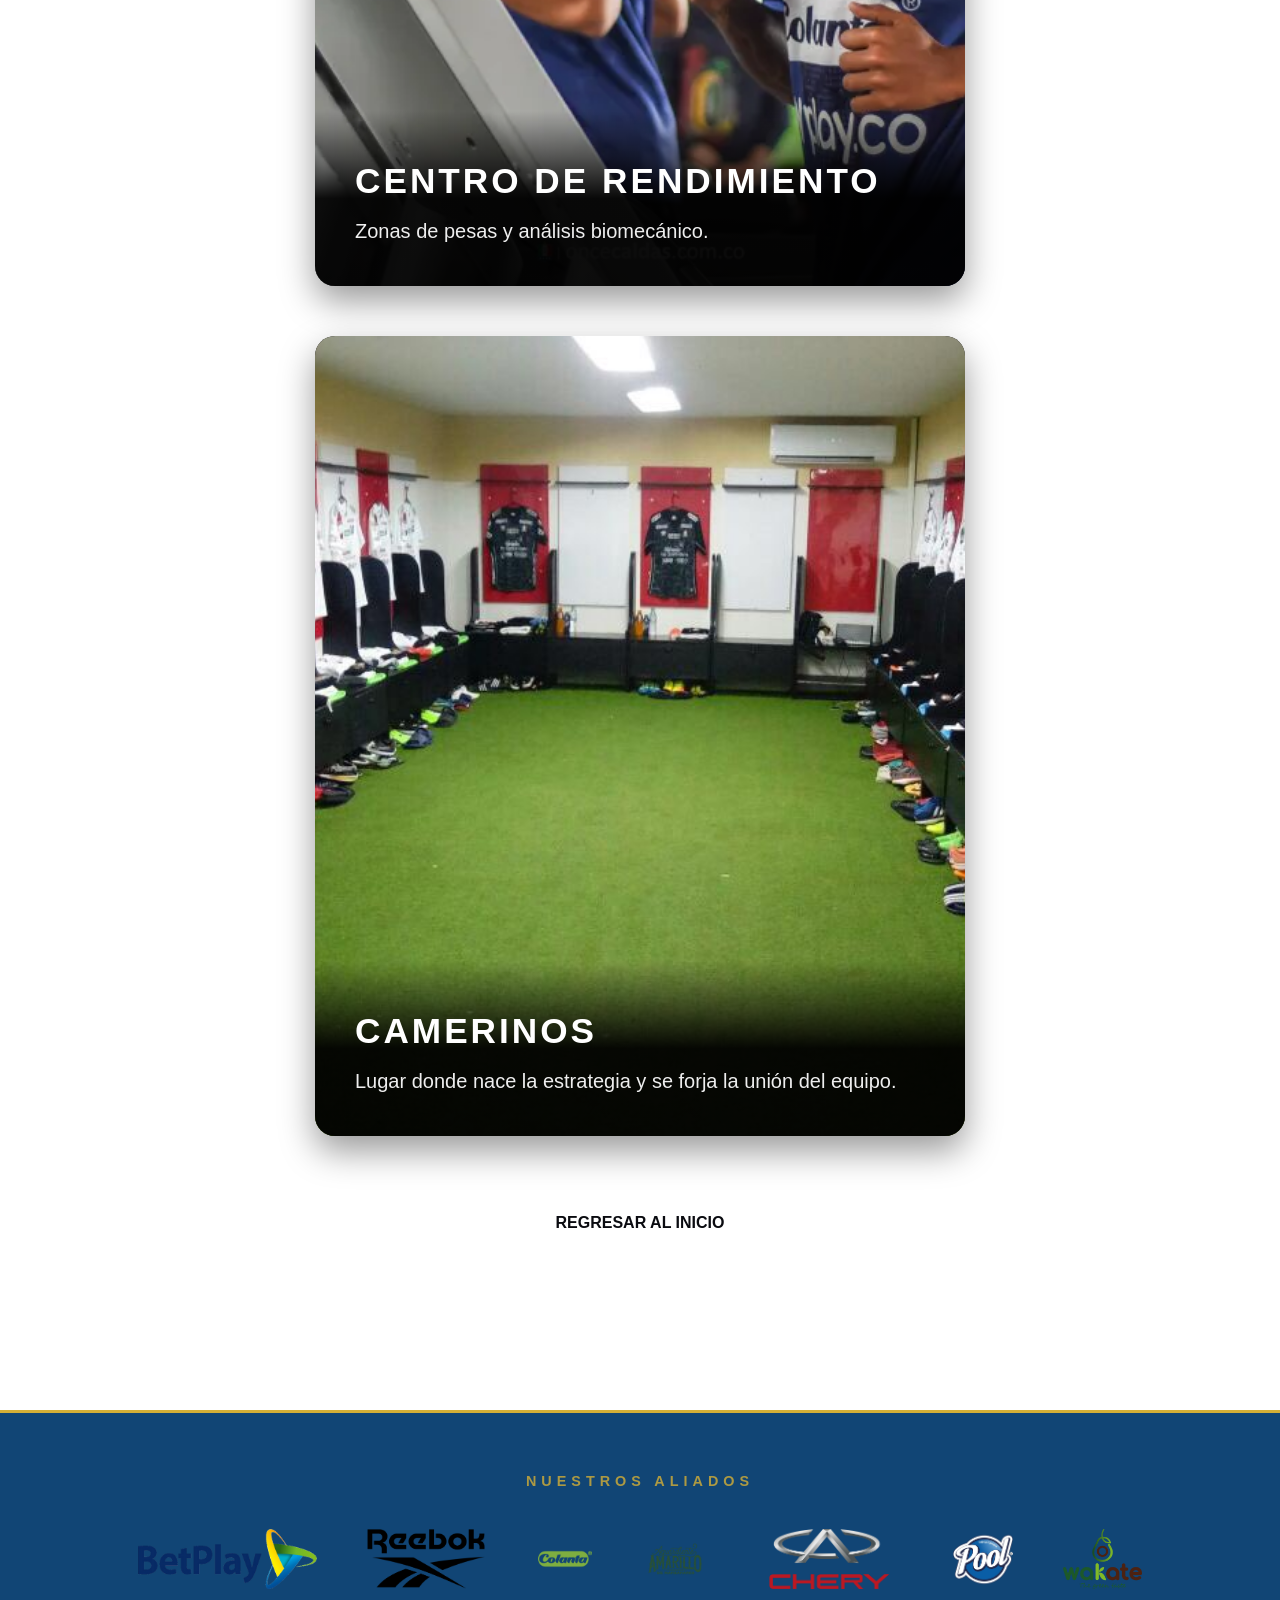
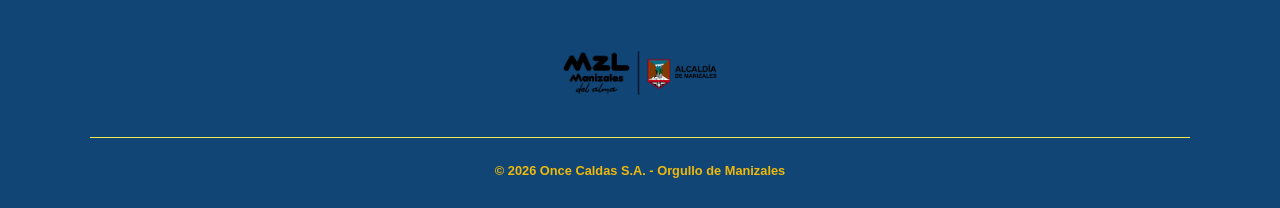
<file: Principal/sede-deportiva.html>
<!DOCTYPE html>
<html lang="es">
<head>
    <meta charset="UTF-8">
    <meta name="viewport" content="width=device-width, initial-scale=1.0">
    <title>Sede Deportiva | Once Caldas D.A.</title>
    
    <style>
       :root {
            --verde-once: #008751;
            --verde-oscuro: #062c1a;
            --rojo-once: #ce1126;
            --dorado-copa: #D4AF37;
            --blanco-puro: #ffffff;
            --negro-profundo: #0a0b10;
        }

        * {
            margin: 0;
            padding: 0;
            box-sizing: border-box;
            font-family: 'Montserrat', sans-serif;
        }

        body {
            background: linear-gradient(180deg, var(--verde-oscuro) 0%, var(--negro-profundo) 100%);
            background-attachment: fixed;
            min-height: 100vh;
            display: flex;
            flex-direction: column;
            color: var(--blanco-puro);
        }

        .contenedor-principal {
            flex: 1;
            width: 100%;
            max-width: 1200px;
            margin: 0 auto;
            padding: 60px 20px;
        }

        .encabezado {
            text-align: center;
            margin-bottom: 50px;
        }

        .encabezado h1 {
            font-size: 3.5rem;
            font-weight: 900;
            text-transform: uppercase;
            letter-spacing: -1px;
        }

        .linea-decorativa {
            width: 120px;
            height: 6px;
            background: linear-gradient(90deg, var(--verde-once), var(--blanco-puro), var(--rojo-once));
            margin: 15px auto;
            border-radius: 3px;
        }

       .grilla-instalaciones {
    display: flex;
    flex-wrap: wrap;
    justify-content: center;
    gap: 50px;
    padding: 40px 5%;
    max-width: 1600px;
    margin: 0 auto;
}

.tarjeta-sede {
    position: relative;
    border-radius: 20px;
    overflow: hidden;
    box-shadow: 0 15px 35px rgba(0, 0, 0, 0.4);
    width: calc(50% - 25px);
    min-width: 650px;
    height: 800px;
    background-color: #111;
    transition: transform 0.4s ease, box-shadow 0.4s ease;
}

.tarjeta-sede:hover {
    transform: translateY(-10px);
    box-shadow: 0 20px 45px rgba(0, 255, 135, 0.25);
}

.tarjeta-sede img {
    position: absolute;
    width: 100%;
    height: 100%;
    object-fit: cover;
    transition: opacity 0.6s ease-in-out, transform 0.8s ease;
}

.tarjeta-sede .foto-b {
    opacity: 0;
}

.tarjeta-sede:hover .foto-b {
    opacity: 1;
}

.tarjeta-sede:hover img {
    transform: scale(1.05);
}

.overlay-texto {
    position: absolute;
    bottom: 0;
    left: 0;
    width: 100%;
    padding: 50px 40px 40px 40px;
    background: linear-gradient(to top, rgba(0, 0, 0, 0.95) 50%, rgba(0, 0, 0, 0));
    color: #ffffff;
    z-index: 2;
    pointer-events: none;
}

.overlay-texto h3 {
    font-size: 2.2rem;
    color: #fff;
    margin-bottom: 15px;
    letter-spacing: 3px;
}

.overlay-texto p {
    font-size: 1.25rem;
    color: #eee;
    line-height: 1.5;
}

        .contenedor-boton {
            width: 100%;
            text-align: center;
            margin-top: 20px;
        }

        .boton-pro {
            display: inline-block;
            padding: 18px 60px;
            background: var(--blanco-puro);
            color: var(--negro-profundo);
            text-decoration: none;
            font-weight: 900;
            border-radius: 50px;
            transition: 0.3s;
        }

        .boton-pro:hover {
            background: var(--verde-once);
            color: #fff;
        }

       .footer-patrocinadores {
    background-color: rgba(5, 60, 110, 0.95);
    padding: 60px 20px 30px;
    border-top: 3px solid var(--dorado-copa);
    margin-top: 100px;
}

.contenedor-logos {
    max-width: 1100px;
    margin: 0 auto;
    text-align: center;
}

.texto-aliados {
    color: var(--dorado-copa);
    letter-spacing: 5px;
    font-weight: bold;
    font-size: 0.9rem;
    margin-bottom: 40px;
    opacity: 0.8;
    text-align: center;
}

.grilla-logos {
    display: flex;
    flex-wrap: wrap;
    justify-content: center;
    align-items: center;
    gap: 50px;
}

.logo-item img {
    height: 60px;
    width: auto;
    filter: none;
    opacity: 1;
    transition: all 0.4s ease;
}

.logo-item img:hover {
    transform: scale(1.1);
    filter: drop-shadow(0 0 8px rgba(255, 255, 255, 0.4));
}

.copyright {
    color: #eeb90c;
    font-size: 0.8rem;
    border-top: 1px solid #eaec4f;
    padding-top: 25px;
    margin-top: 30px;
    text-align: center;
    font-weight: bold;
}

@media (max-width: 992px) {
    
    .tarjeta-sede {
        width: 100% !important;
        min-width: 100% !important;
        height: 500px !important; 
    }
}

@media (max-width: 768px) {
    body {
        overflow-x: hidden;
    }

    
    .contenedor-principal {
        padding: 40px 15px 20px !important;
    }

    
    .encabezado {
        margin-bottom: 30px !important;
    }

    .encabezado h1 {
        font-size: 2.2rem !important;
        letter-spacing: -0.5px !important;
    }

    .linea-decorativa {
        width: 80px !important;
        height: 4px !important;
        margin: 10px auto !important;
    }

    
    .grilla-instalaciones {
        padding: 10px 0 !important;
        gap: 25px !important;
    }

    
    .tarjeta-sede {
        width: 100% !important;
        min-width: 100% !important; 
        height: 320px !important;    
        border-radius: 14px !important;
    }

    .tarjeta-sede:hover {
        transform: translateY(-4px) !important; 
    }

    
    .overlay-texto {
        padding: 30px 20px 20px 20px !important;
        background: linear-gradient(to top, rgba(0, 0, 0, 0.95) 60%, rgba(0, 0, 0, 0)) !important;
    }

    .overlay-texto h3 {
        font-size: 1.35rem !important;
        margin-bottom: 6px !important;
        letter-spacing: 1.5px !important;
    }

    .overlay-texto p {
        font-size: 0.9rem !important;
        line-height: 1.4 !important;
    }

    .contenedor-boton {
        margin-top: 25px !important;
    }

    .boton-pro {
        width: 100% !important;
        max-width: 280px;
        padding: 15px 30px !important;
        font-size: 0.9rem !important;
        text-align: center;
    }

    
    .footer-patrocinadores {
        padding: 40px 15px 20px !important;
        margin-top: 60px !important;
    }

    .texto-aliados {
        font-size: 0.8rem !important;
        letter-spacing: 3px !important;
        margin-bottom: 25px !important;
    }

    .grilla-logos {
        display: grid !important;
        grid-template-columns: repeat(2, 1fr) !important;
        gap: 30px !important;
        justify-items: center !important;
        align-items: center !important;
        width: 100% !important;
        padding: 0 10px !important;
        box-sizing: border-box !important;
    }

    .logo-item {
        display: flex !important;
        justify-content: center !important;
        align-items: center !important;
        width: 100% !important;
        height: 50px !important;
    }

    .logo-item img {
        max-width: 100% !important;
        height: auto !important;
        max-height: 45px !important;
        object-fit: contain !important;
    }

    .logo-item img:hover {
        transform: none !important;
    }

    .copyright {
        margin-top: 30px !important;
        padding-top: 20px !important;
        font-size: 0.75rem !important;
    }
}


    </style>
</head>
<body>

    <main class="contenedor-principal">
        <div class="encabezado">
            <h1>Sede Deportiva</h1>
            <div class="linea-decorativa"></div>
        </div>

        <div class="grilla-instalaciones">
            
            <div class="tarjeta-sede">
                <div class="contenedor-fotos">
                    <img src="../imagenes/entrenamiento.png" class="foto-a" alt="Cancha 1">
                    <img src="../imagenes/entrenamiento-2.png" class="foto-b" alt="Cancha 2">
                </div>
                <div class="overlay-texto">
                    <h3>CAMPOS DE JUEGO</h3>
                    <p>Canchas de grama natural y sintética certificada.</p>
                </div>
            </div>

            <div class="tarjeta-sede">
                <div class="contenedor-fotos">
                    <img src="../imagenes/gimnasio.png" class="foto-a" alt="Gimnasio 1">
                    <img src="../imagenes/gimnasio-2.png" class="foto-b" alt="Gimnasio 2">
                </div>
                <div class="overlay-texto">
                    <h3>CENTRO DE RENDIMIENTO</h3>
                    <p>Zonas de pesas y análisis biomecánico.</p>
                </div>
            </div>

            <div class="tarjeta-sede">
                <div class="contenedor-fotos">
                    <img src="../imagenes/camerino.png" class="foto-a" alt="Recuperación 1">
                    <img src="../imagenes/camerino-2.png" class="foto-b" alt="Recuperación 2">
                </div>
                <div class="overlay-texto">
                    <h3>CAMERINOS</h3>
                    <p>Lugar donde nace la estrategia y se forja la unión del equipo.</p>
                </div>
            </div>

        </div>

        <div class="contenedor-boton">
            <a href="../index.html" class="boton-pro">REGRESAR AL INICIO</a>
        </div>
    </main>

    <footer class="footer-patrocinadores">
        <div class="contenedor-logos">
            <p class="texto-aliados">NUESTROS ALIADOS</p>
            <div class="grilla-logos">
                <div class="logo-item"><img src="../imagenes/betplay.png" alt="BetPlay"></div>
                <div class="logo-item"><img src="../imagenes/reebok.png" alt="Reebok"></div>
                <div class="logo-item"><img src="../imagenes/colanta.png" alt="Colanta"></div>
                <div class="logo-item"><img src="../imagenes/aguardiente.png" alt="Aguardiente"></div>
                <div class="logo-item"><img src="../imagenes/chery.png" alt="Chery"></div>
                <div class="logo-item"><img src="../imagenes/pool.png" alt="Pool"></div>
                <div class="logo-item"><img src="../imagenes/wakate.png" alt="Wakate"></div>
                <div class="logo-item"><img src="../imagenes/manizales.png" alt="Manizales"></div>
            </div>
            <p class="copyright">&copy; 2026 Once Caldas S.A. - Orgullo de Manizales</p>
        </div>
    </footer>

</body>
</html>
</file>
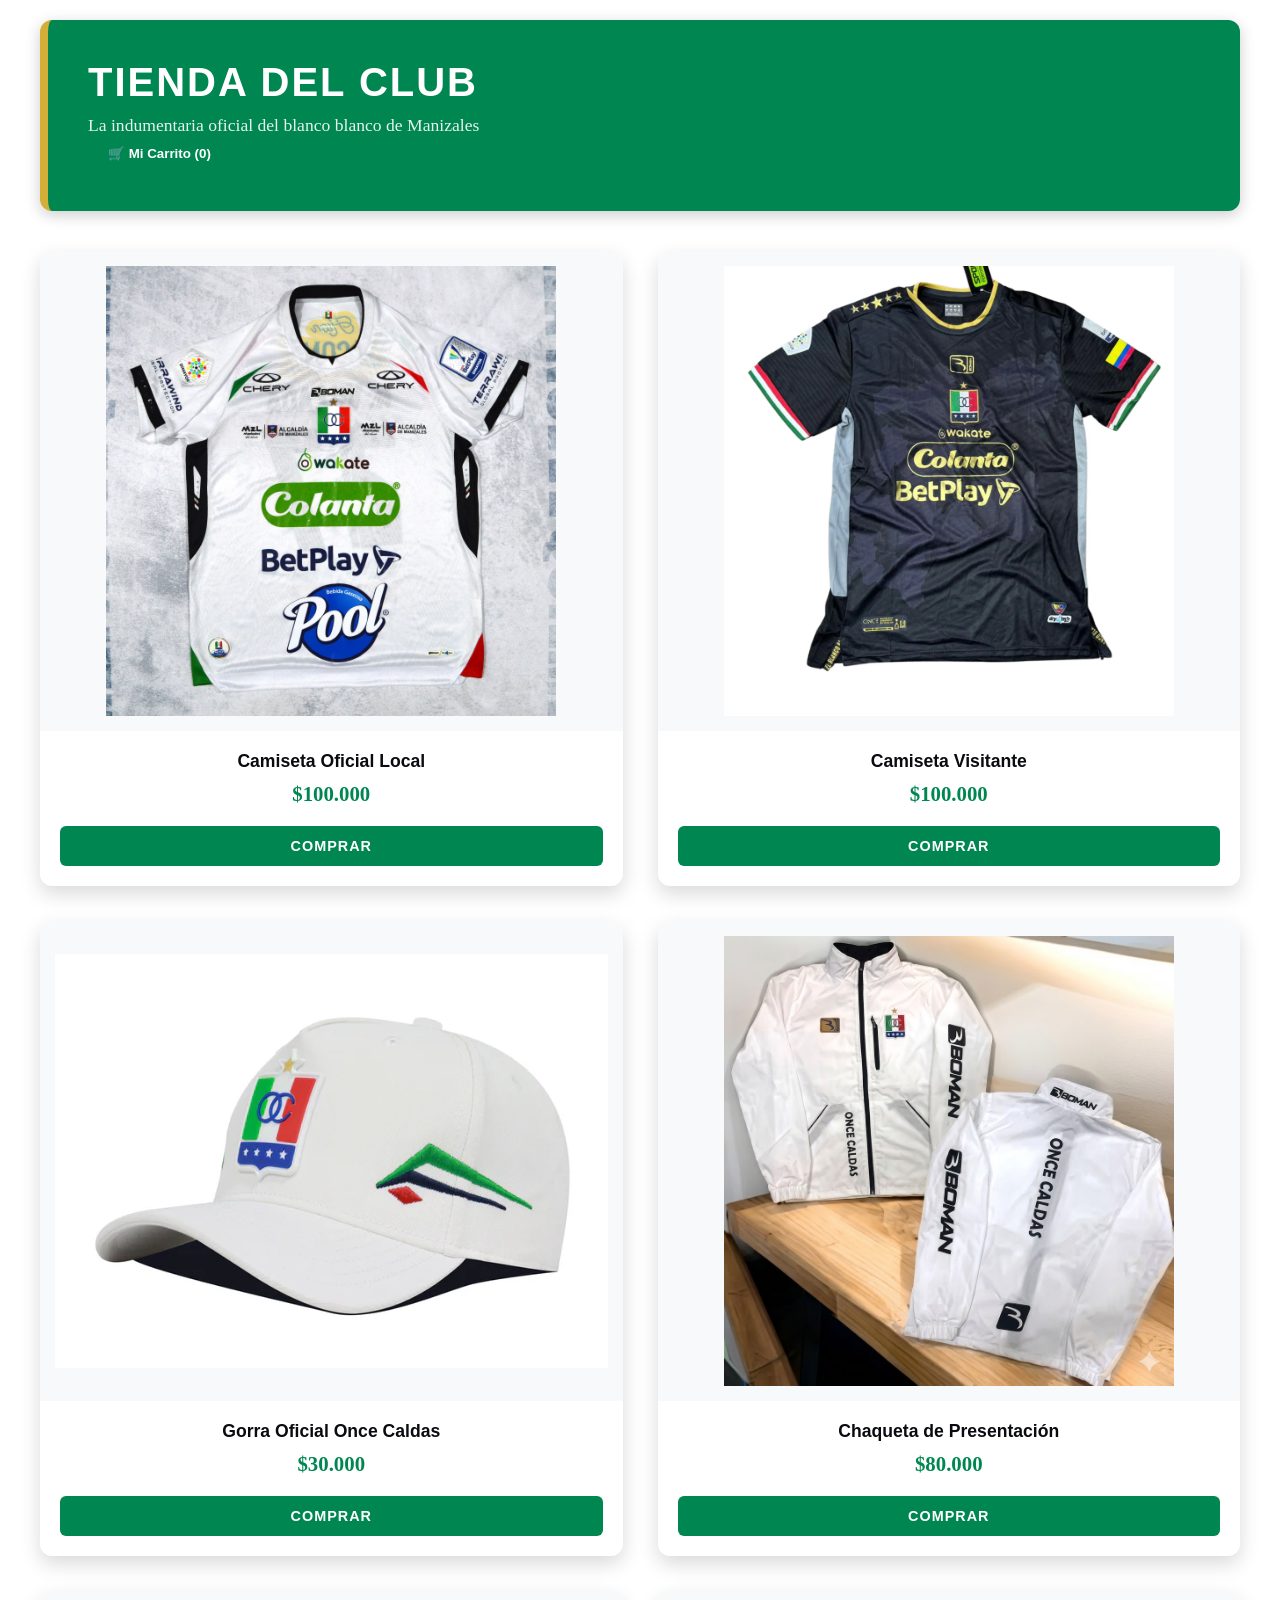
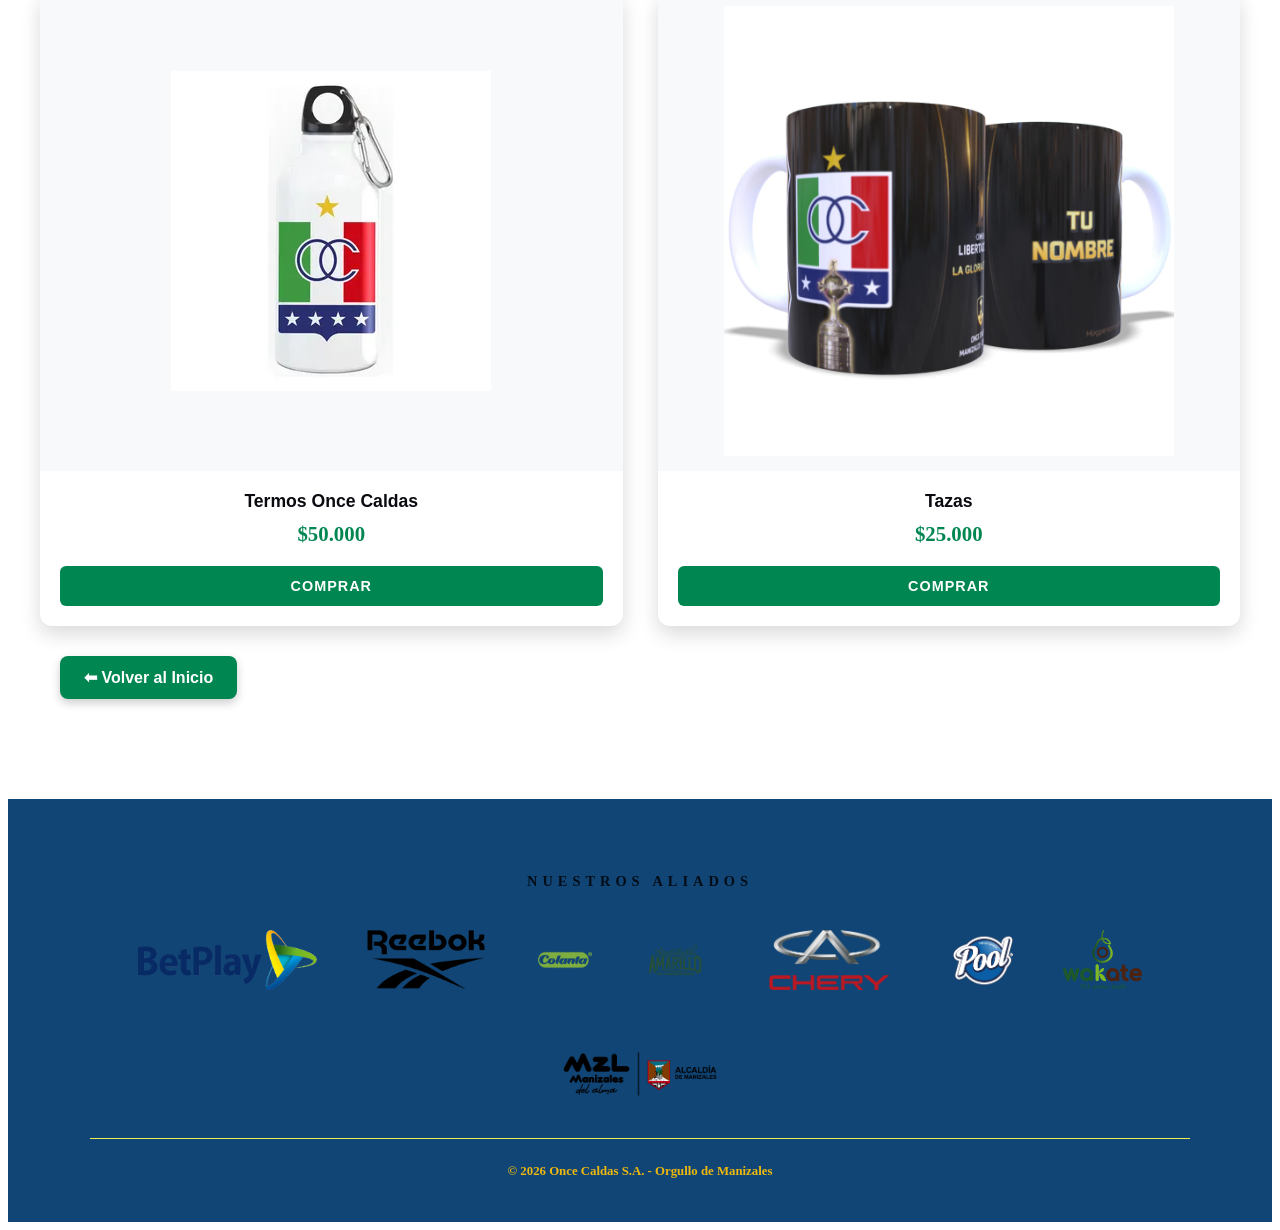
<file: Principal/tienda.html>
<!DOCTYPE html>
<html lang="es">
<head>
    <meta charset="UTF-8">
    <meta name="viewport" content="width=device-width, initial-scale=1.0">
    <title>Tienda Oficial | Once Caldas</title>
    
    <style>
        .barra-volver-tienda {
    max-width: 1200px;
    margin: 30px auto 0 auto;
    padding: 0 20px;
}

.btn-volver-solito {
    display: inline-block;
    background-color: #008751;
    color: #ffffff;
    text-decoration: none;
    padding: 12px 24px;
    border-radius: 8px;
    font-weight: 700;
    font-family: 'Montserrat', sans-serif;
    box-shadow: 0 4px 10px rgba(0,0,0,0.2);
    transition: background-color 0.2s ease, transform 0.2s ease;
}

.btn-volver-solito:hover {
    background-color: #D4AF37;
    transform: translateX(-3px);
}

.contenedor-tienda {
    max-width: 1200px;
    margin: 20px auto 40px auto;
    padding: 0 20px;
}

.banner-tienda {
    background-color: #008751;
    border-left: 8px solid #D4AF37;
    padding: 40px;
    border-radius: 12px;
    color: #ffffff;
    margin-bottom: 40px;
    box-shadow: 0 4px 15px rgba(0,0,0,0.2);
}

.banner-tienda h1 {
    font-family: 'Montserrat', sans-serif;
    font-size: 2.5rem;
    font-weight: 900;
    margin: 0 0 10px 0;
    letter-spacing: 2px;
}

.banner-tienda p {
    margin: 0;
    font-size: 1.1rem;
    font-weight: 500;
    opacity: 0.9;
}

.grid-productos {
    display: grid;
    grid-template-columns: repeat(auto-fit, minmax(380px, 1fr));
    gap: 35px;
}

.tarjeta-producto {
    background: #ffffff;
    border-radius: 12px;
    overflow: hidden;
    box-shadow: 0 8px 20px rgba(0,0,0,0.15);
    transition: transform 0.3s ease, box-shadow 0.3s ease;
    display: flex;
    flex-direction: column;
}

.tarjeta-producto:hover {
    transform: translateY(-5px);
    box-shadow: 0 12px 25px rgba(0,0,0,0.25);
}

.imagen-prod {
    background-color: #f8f9fa;
    height: 450px;
    display: flex;
    align-items: center;
    justify-content: center;
    padding: 15px;
}

.imagen-prod img {
    max-height: 100%;
    max-width: 100%;
    object-fit: contain;
}

.info-prod {
    padding: 20px;
    display: flex;
    flex-direction: column;
    flex-grow: 1;
    justify-content: space-between;
    text-align: center;
}

.info-prod h3 {
    margin: 0 0 10px 0;
    font-size: 1.1rem;
    color: #0a0b10;
    font-family: 'Montserrat', sans-serif;
    font-weight: 700;
}

.info-prod .precio {
    font-size: 1.3rem;
    color: #008751;
    font-weight: 800;
    margin: 0 0 20px 0;
}

.btn-comprar {
    display: block;
    text-align: center;
    text-decoration: none;
    background-color: #008751;
    color: #ffffff;
    border: none;
    padding: 12px;
    border-radius: 6px;
    font-weight: 700;
    font-size: 0.9rem;
    cursor: pointer;
    text-transform: uppercase;
    letter-spacing: 1px;
    transition: background-color 0.2s ease, color 0.2s ease;
}

.btn-comprar:hover {
    background-color: #D4AF37;
    color: #ffffff;
}
.footer-patrocinadores {
    background-color: rgba(5, 60, 110, 0.95);
    padding: 60px 20px 30px;
    border-top: 3px solid var(--dorado-copa);
    margin-top: 100px;
}

.contenedor-logos {
    max-width: 1100px;
    margin: 0 auto;
    text-align: center;
}

.texto-aliados {
    color: var(--dorado-copa);
    letter-spacing: 5px;
    font-weight: bold;
    font-size: 0.9rem;
    margin-bottom: 40px;
    opacity: 0.8;
    text-align: center;
}

.grilla-logos {
    display: flex;
    flex-wrap: wrap;
    justify-content: center;
    align-items: center;
    gap: 50px;
}

.logo-item img {
    height: 60px;
    width: auto;
    filter: none;
    opacity: 1;
    transition: all 0.4s ease;
}

.logo-item img:hover {
    transform: scale(1.1);
    filter: drop-shadow(0 0 8px rgba(255, 255, 255, 0.4));
}

.copyright {
    color: #eeb90c;
    font-size: 0.8rem;
    border-top: 1px solid #eaec4f;
    padding-top: 25px;
    margin-top: 30px;
    text-align: center;
    font-weight: bold;
}

@media (max-width: 768px) {
    body {
        overflow-x: hidden;
    }

    .contenedor-tienda {
        padding: 0 10px !important;
        margin: 10px auto 20px auto !important;
    }

    .banner-tienda {
        padding: 20px !important;
        margin-bottom: 25px !important;
        border-left: 6px solid #D4AF37 !important;
        text-align: center;
    }

    .banner-tienda h1 {
        font-size: 1.6rem !important;
        letter-spacing: 1px !important;
    }

    .banner-tienda p {
        font-size: 0.9rem !important;
        margin-bottom: 15px !important;
    }

    .banner-tienda div button {
        width: 100% !important;
        max-width: 200px;
        padding: 8px 15px !important;
        font-size: 0.85rem !important;
    }

    .grid-productos {
        grid-template-columns: repeat(2, 1fr) !important;
        gap: 12px !important;
    }

    .tarjeta-producto {
        border-radius: 8px !important;
        box-shadow: 0 4px 10px rgba(0,0,0,0.1) !important;
    }

    .imagen-prod {
        height: 160px !important;
        padding: 10px !important;
    }

    .info-prod {
        padding: 12px !important;
    }

    .info-prod h3 {
        font-size: 0.85rem !important;
        margin-bottom: 6px !important;
        min-height: 34px !important;
        display: flex;
        align-items: center;
        justify-content: center;
    }

    .info-prod .precio {
        font-size: 1rem !important;
        margin-bottom: 12px !important;
    }

    .btn-comprar {
        padding: 10px 5px !important;
        font-size: 0.75rem !important;
        letter-spacing: 0.5px !important;
        border-radius: 4px !important;
    }

    .barra-volver-tienda {
        margin: 25px auto 0 auto !important;
        padding: 0 10px !important;
        text-align: center;
    }

    .btn-volver-solito {
        width: 100% !important;
        max-width: 260px;
        padding: 12px 20px !important;
        font-size: 0.9rem !important;
        text-align: center;
    }

    .footer-patrocinadores {
        padding: 40px 15px 20px !important;
        margin-top: 60px !important;
    }

    .texto-aliados {
        font-size: 0.8rem !important;
        letter-spacing: 3px !important;
        margin-bottom: 25px !important;
    }

    .grilla-logos {
        display: grid !important;
        grid-template-columns: repeat(2, 1fr) !important;
        gap: 30px !important;
        justify-items: center !important;
        align-items: center !important;
        width: 100% !important;
        padding: 0 10px !important;
        box-sizing: border-box !important;
    }

    .logo-item {
        display: flex !important;
        justify-content: center !important;
        align-items: center !important;
        width: 100% !important;
        height: 50px !important;
    }

    .logo-item img {
        max-width: 100% !important;
        height: auto !important;
        max-height: 45px !important;
        object-fit: contain !important;
    }

    .logo-item img:hover {
        transform: none !important;
    }

    .copyright {
        margin-top: 30px !important;
        padding-top: 20px !important;
        font-size: 0.75rem !important;
    }
}


    </style>
</head>
<body>

    

    <main class="contenedor-tienda">
    <div class="banner-tienda">
        <h1>TIENDA DEL CLUB</h1>
        <p>La indumentaria oficial del blanco blanco de Manizales</p>
        <div>
            <button style="background: #008751; color: white; border: none; padding: 10px 20px; font-weight: bold; border-radius: 20px;">
                🛒 Mi Carrito (<span id="contador-productos">0</span>)
            </button>
        </div>
    </div>

    <section class="grid-productos">
        <div class="tarjeta-producto">
            <div class="imagen-prod">
                <img src="../imagenes/camiseta.png" alt="Camiseta Local">
            </div>
            <div class="info-prod">
                <h3 class="nombre-prod">Camiseta Oficial Local</h3>
                <p class="precio" data-valor="100000">$100.000</p>
                <button class="btn-comprar">Comprar</button>
            </div>
        </div>

        <div class="tarjeta-producto">
            <div class="imagen-prod">
                <img src="../imagenes/visitante.png" alt="Camiseta Visitante">
            </div>
            <div class="info-prod">
                <h3 class="nombre-prod">Camiseta Visitante</h3>
                <p class="precio" data-valor="100000">$100.000</p>
                <button class="btn-comprar">Comprar</button>
            </div>
        </div>

        <div class="tarjeta-producto">
            <div class="imagen-prod">
                <img src="../imagenes/gorra.png" alt="Gorra Albo">
            </div>
            <div class="info-prod">
                <h3 class="nombre-prod">Gorra Oficial Once Caldas</h3>
                <p class="precio" data-valor="30000">$30.000</p>
                <button class="btn-comprar">Comprar</button>
            </div>
        </div>

        <div class="tarjeta-producto">
            <div class="imagen-prod">
                <img src="../imagenes/chaqueta.png" alt="Chaqueta Presentacion">
            </div>
            <div class="info-prod">
                <h3 class="nombre-prod">Chaqueta de Presentación</h3>
                <p class="precio" data-valor="80000">$80.000</p>
                <button class="btn-comprar">Comprar</button>
            </div>
        </div>

        <div class="tarjeta-producto">
            <div class="imagen-prod">
                <img src="../imagenes/termo.png" alt="Termos Once Caldas">
            </div>
            <div class="info-prod">
                <h3 class="nombre-prod">Termos Once Caldas</h3>
                <p class="precio" data-valor="50000">$50.000</p>
                <button class="btn-comprar">Comprar</button>
            </div>
        </div>

        <div class="tarjeta-producto">
            <div class="imagen-prod">
                <img src="../imagenes/tazas.png" alt="Tazas">
            </div>
            <div class="info-prod">
                <h3 class="nombre-prod">Tazas</h3>
                <p class="precio" data-valor="25000">$25.000</p>
                <button class="btn-comprar">Comprar</button>
            </div>
        </div>
    </section>

    <div class="barra-volver-tienda">
        <a href="../index.html" class="btn-volver-solito">⬅ Volver al Inicio</a>
    </div>
</main>

<footer class="footer-patrocinadores">
    <div class="contenedor-logos">
        <p class="texto-aliados">NUESTROS ALIADOS</p>
        <div class="grilla-logos">
            <div class="logo-item">
                <img src="../imagenes/betplay.png" alt="Patrocinador 1">
            </div>
            <div class="logo-item">
                <img src="../imagenes/reebok.png" alt="Patrocinador 2">
            </div>
            <div class="logo-item">
                <img src="../imagenes/colanta.png" alt="Patrocinador 3">
            </div>
            <div class="logo-item">
                <img src="../imagenes/aguardiente.png" alt="Patrocinador 4">
            </div>
            <div class="logo-item">
                <img src="../imagenes/chery.png" alt="Patrocinador 5">
            </div>
            <div class="logo-item">
                <img src="../imagenes/pool.png" alt="Patrocinador 6">
            </div>
            <div class="logo-item">
                <img src="../imagenes/wakate.png" alt="Patrocinador 7">
            </div>
            <div class="logo-item">
                <img src="../imagenes/manizales.png" alt="Patrocinador 8">
            </div>
        </div>
        <p class="copyright">&copy; 2026 Once Caldas S.A. - Orgullo de Manizales</p>
    </div>
</footer>

<script>
        let carrito = [];
let totalPrecio = 0;


const botonesComprar = document.querySelectorAll('.btn-comprar');
const contadorElemento = document.getElementById('contador-productos');


botonesComprar.forEach(boton => {
    boton.addEventListener('click', (e) => {
       
        const tarjeta = e.target.closest('.tarjeta-producto');
        const nombre = tarjeta.querySelector('.nombre-prod').innerText;
        const precio = parseInt(tarjeta.querySelector('.precio').getAttribute('data-valor'));

       
        const confirmar = confirm(`¿Está seguro que quiere agregar "${nombre}" al carrito?`);

        
        if (confirmar) {
            
            carrito.push({ nombre, precio });
            totalPrecio += precio;
            
        
            if (contadorElemento) {
                contadorElemento.innerText = carrito.length;
            }
            
            alert(`¡Listo! Se agregó al carrito.\nTotal acumulado: $${totalPrecio.toLocaleString()}`);
        } 
       
        else {
            
            alert("Acción cancelada. El producto no se agregó.");
        }
    });
});
    </script>
</body>
</html>
</file>
<file: Principal/style-inicio.css>
:root {
    --verde-once: #008751;
    --blanco: #ffffff;
    --negro-suave: #2d3436;
    --rojo-once: #ce1126;
    --azul-azul: #0000ff;
    --dorado-copa: #D4AF37; 
}

* {
    margin: 0;
    padding: 0;
    box-sizing: border-box;
    font-family: 'Segoe UI', Roboto, Arial, sans-serif;
}

body {
    background: linear-gradient(180deg, rgba(0,135,81,0.8) 0%, rgba(255,255,255,0.9) 50%, rgba(206,17,38,0.8) 100%), 
                url('../imagenes/imagen-6.png');
    background-size: cover;
    background-position: center;
    background-attachment: fixed;
    background-repeat: no-repeat;
    min-height: 100vh;
    color: var(--negro-suave);
    line-height: 1.5;
}

header {
    background-color: var(--verde-once);
    padding: 12px 0;
    position: sticky;
    top: 0;
    z-index: 1000;
    box-shadow: 0 4px 12px rgba(0,0,0,0.4);
    border-bottom: 3px solid var(--blanco);
}

.navbar {
    max-width: 1100px;
    margin: auto;
    display: flex;
    justify-content: space-between;
    align-items: center;
    padding: 0 20px;
}

.navbar ul, .navbar li, .nav-links {
    list-style: none !important;
    margin: 0;
    padding: 0;
}

.logo {
    display: flex;
    align-items: center;
    gap: 12px;
    color: white;
    font-weight: 800;
    font-size: 1.3rem;
    letter-spacing: 2px;
    text-transform: uppercase;
}

.img-logo {
    height: 60px;
    width: auto;
    object-fit: contain;
}

.dropdown-menu-principal {
    position: relative;
}

.menu-nav-verde {
    display: flex;
    align-items: center;
    gap: 10px;
    cursor: pointer;
    padding: 10px 15px;
}

.txt-menu {
    color: #ffffff;
    font-weight: 700;
    font-size: 0.85rem;
    letter-spacing: 1px;
    text-transform: uppercase;
    transition: color 0.4s ease;
}

.rayas-blancas {
    width: 20px;
    height: 12px;
    display: flex;
    flex-direction: column;
    justify-content: space-between;
}

.rayas-blancas span {
    width: 100%;
    height: 2px;
    background-color: #ffffff;
    border-radius: 1px;
    transition: background-color 0.4s ease;
}

/* EFECTO ROJO AL PASAR EL CURSOR POR EL MENÚ DE LA IZQUIERDA */
.dropdown-menu-principal:hover .txt-menu {
    color: var(--rojo-once);
}

.dropdown-menu-principal:hover .rayas-blancas span {
    background-color: var(--rojo-once);
}

.dropdown-content-nuevo {
    display: none;
    position: absolute;
    top: 100%;
    left: 0;
    background-color: #101d57;
    width: 300px;
    box-shadow: 0px 8px 16px rgba(0, 0, 0, 0.4);
    border-top: 3px solid var(--dorado-copa);
    z-index: 99999;
}

.dropdown-content-nuevo li a {
    color: #ffffff !important;
    padding: 14px 20px;
    text-decoration: none;
    display: block;
    font-weight: 700;
    font-size: 0.85rem;
    text-transform: uppercase;
    transition: padding-left 0.6s ease, background-color 0.6s ease, color 0.6s ease;
}

.dropdown-content-nuevo li a:hover {
    background-color: rgba(255, 255, 255, 0.15);
    color: var(--dorado-copa) !important;
    padding-left: 28px; 
}

.dropdown-menu-principal:hover .dropdown-content-nuevo {
    display: block;
}

.nav-links {
    display: flex;
    align-items: center;
    gap: 35px; 
}

.nav-links > li {
    position: relative;
}

.nav-links > li > a {
    color: white !important;
    text-decoration: none;
    font-size: 0.85rem;
    font-weight: 600;
    text-transform: uppercase;
    display: inline-block;
    padding: 10px 0;
    outline: none !important;
    border: none !important;
    transition: color 0.6s ease;
}

.nav-links > li:hover > a {
    color: var(--rojo-once) !important;
}

.dropdown-content {
    display: none;
    position: absolute;
    background-color: #111;
    width: 280px;
    top: 100%; 
    right: 0;
    z-index: 9999;
    flex-direction: column;
    padding: 5px 0;
    border-bottom: 4px solid var(--rojo-once);
    box-shadow: 0px 10px 20px rgba(0,0,0,0.5);
}

.dropdown-content li a {
    color: white !important;
    padding: 14px 24px; 
    display: block;
    text-decoration: none;
    text-transform: uppercase;
    font-size: 0.85rem;
    font-weight: 700; 
    line-height: 1.4; 
    border-bottom: 1px solid rgba(255,255,255,0.05);
    transition: padding-left 0.4s ease, background-color 0.4s ease, color 0.4s ease;
}

.dropdown-content li a:hover {
    background-color: #1a1a1a;
    color: var(--rojo-once) !important;
    padding-left: 34px;
}

.dropdown:hover .dropdown-content {
    display: flex;
}

.contenedor-principal {
    max-width: 1200px; 
    margin: 50px auto;
    padding: 0 20px;
    display: flex;
    flex-direction: column;
    gap: 50px;
}

.tarjeta {
    background: rgba(255, 255, 255, 1);
    border-radius: 15px;
    overflow: hidden;
    box-shadow: 0 15px 35px rgba(0,0,0,0.3);
    display: flex;
    align-items: center; 
    min-height: 485px;
    transition: transform 0.3s ease, box-shadow 0.3s ease;
}

.tarjeta:hover {
    transform: translateY(-10px);
    box-shadow: 0 25px 50px rgba(0,0,0,0.4);
}

.imagen-box {
    width: 50%;
    display: flex;
    align-items: center;
    justify-content: center;
    background: #fff;
    padding: 20px;
}

.imagen-box img {
    width: 100%;
    height: auto;
    max-height: 500px;
    object-fit: contain; 
    display: block;
}

.texto-box {
    width: 50%;
    padding: 50px 40px;
    display: flex;
    flex-direction: column;
    justify-content: center;
}

.tag {
    display: inline-block;
    background: #f0f0f0;
    color: var(--verde-once);
    font-size: 0.75rem;
    font-weight: 800;
    padding: 5px 12px;
    border-radius: 4px;
    margin-bottom: 15px;
    text-transform: uppercase;
    border-left: 4px solid var(--rojo-once);
    align-self: flex-start;
}

.texto-box h2 {
    font-size: 2rem;
    color: #111;
    margin-bottom: 15px;
    line-height: 1.2;
}

.texto-box p {
    font-size: 1.1rem;
    color: #444;
    text-align: justify;
}

.footer-patrocinadores {
    background-color: #053c6e;
    padding: 60px 20px 30px;
    border-top: 3px solid var(--dorado-copa);
    margin-top: 100px;
}

.contenedor-logos {
    max-width: 1100px;
    margin: 0 auto;
    text-align: center;
}

.texto-aliados {
    color: var(--dorado-copa);
    letter-spacing: 5px;
    font-weight: bold;
    font-size: 0.9rem;
    margin-bottom: 40px;
    opacity: 0.8;
}

.grilla-logos {
    display: flex;
    justify-content: center;
    align-items: center;
    gap: 50px;
}

.logo-item img {
    height: 60px;
    width: auto;
    transition: all 0.4s ease;
}

.logo-item img:hover {
    transform: scale(1.1);
    filter: drop-shadow(0 0 8px rgba(255, 255, 255, 0.4));
}

.copyright {
    color: #eeb90c;
    font-size: 0.8rem;
    border-top: 1px solid #eaec4f;
    padding-top: 25px;
    margin-top: 30px;
    text-align: center;
    font-weight: bold;
}

@media screen and (max-width: 768px) {
    body {
        background-attachment: scroll;
    }

    header {
        padding: 15px 0;
    }

    .navbar {
        padding: 0 15px;
        flex-direction: column;
        justify-content: center;
        align-items: center;
        gap: 15px;
    }

    .logo {
        display: flex;
        flex-direction: row;
        justify-content: center;
        align-items: center;
        width: 100%;
        font-size: 1.4rem;
        gap: 12px;
    }

    .img-logo {
        height: 55px;
    }

    .dropdown-menu-principal {
        display: flex;
        justify-content: center;
        width: 100%;
    }

    .menu-nav-verde {
        padding: 5px 10px;
        justify-content: center;
    }

    .nav-links {
        display: flex;
        justify-content: center;
        align-items: center;
        flex-wrap: wrap;
        gap: 20px;
        width: 100%;
    }

    .nav-links > li > a {
        font-size: 0.85rem;
        padding: 5px 0;
    }

    .dropdown-content-nuevo {
        width: 280px;
        left: 50%;
        transform: translateX(-50%);
    }

    .dropdown-content {
        width: 240px;
        right: auto;
        left: 50%;
        transform: translateX(-50%);
    }

    .dropdown-content li a, .dropdown-content-nuevo li a {
        padding: 12px 16px;
        font-size: 0.85rem;
    }

    .contenedor-principal {
        margin: 25px auto;
        padding: 0 15px;
        gap: 35px;
    }

    .tarjeta {
        flex-direction: column;
        align-items: stretch;
        min-height: auto;
    }

    .imagen-box {
        width: 100%;
        padding: 15px;
    }

    .imagen-box img {
        max-height: 320px;
    }

    .texto-box {
        width: 100%;
        padding: 30px 20px;
    }

    .texto-box h2 {
        font-size: 1.6rem;
        margin-bottom: 12px;
    }

    .texto-box p {
        font-size: 1.05rem;
    }

    .footer-patrocinadores {
        padding: 40px 15px 20px;
        margin-top: 60px;
    }

    .texto-aliados {
        font-size: 0.8rem;
        letter-spacing: 3px;
        margin-bottom: 25px;
    }

    .grilla-logos {
        flex-wrap: wrap;
        gap: 30px;
    }
}
</file>
